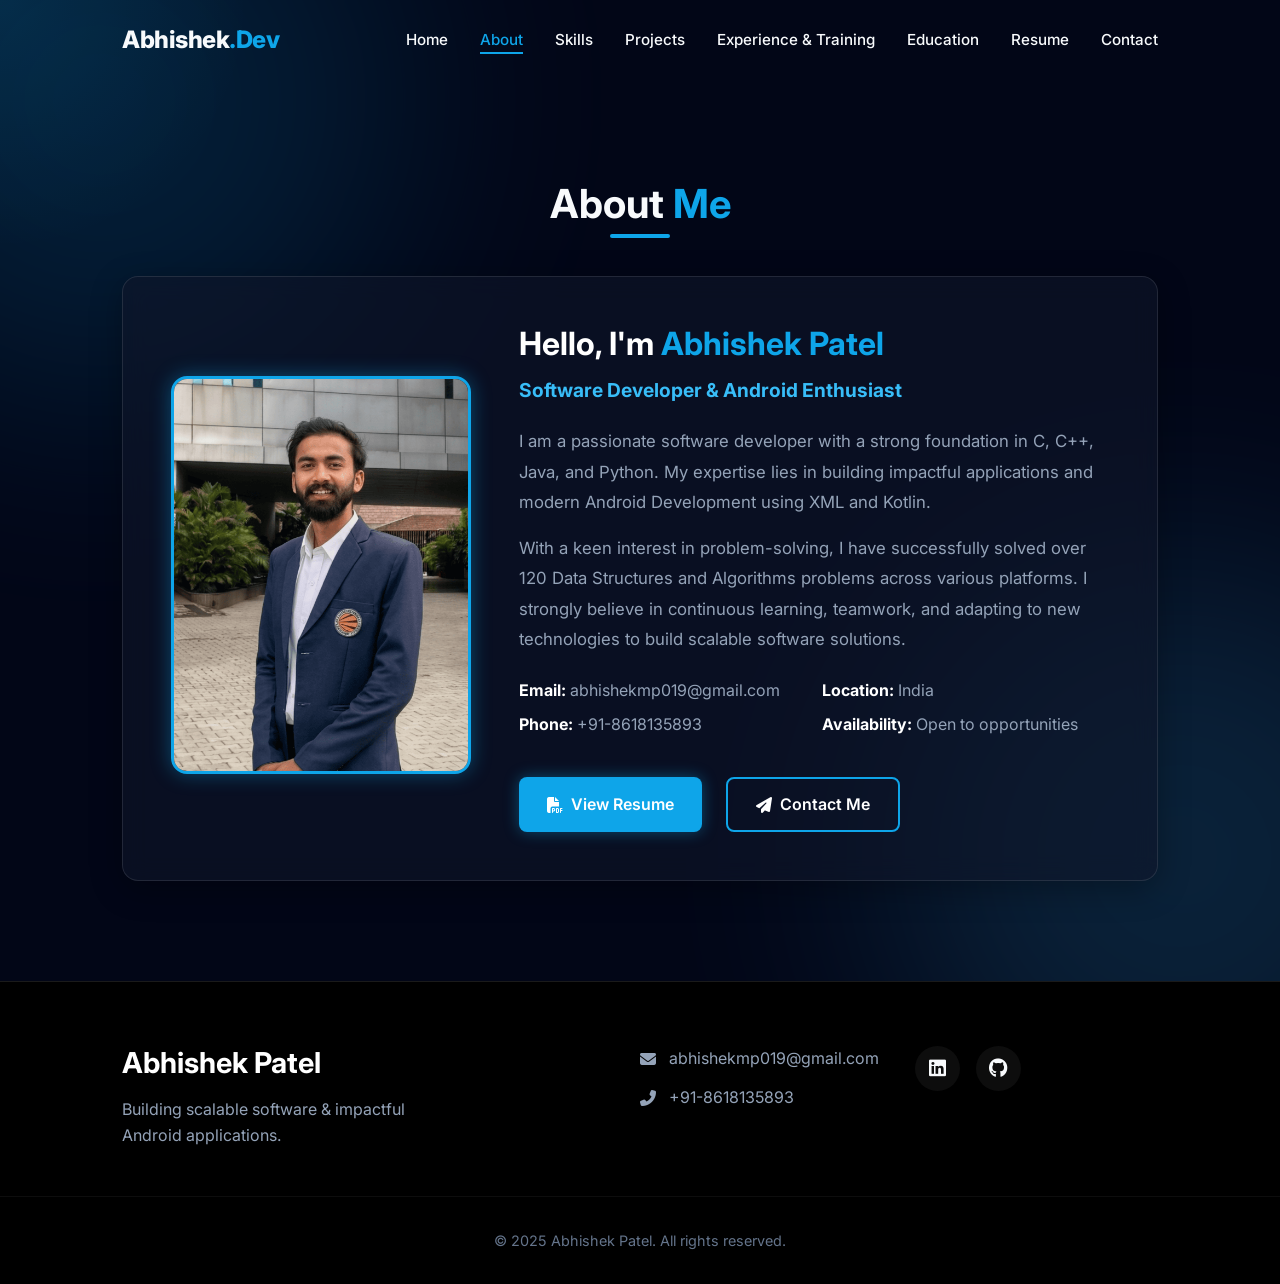
<file: index.html>
<!DOCTYPE html>
<html lang="en">

<head>
    <meta charset="UTF-8">
    <meta name="viewport" content="width=device-width, initial-scale=1.0">
    <title>Abhishek Patel | Portfolio</title>
    <link rel="stylesheet" href="style.css">
    <!-- Google Fonts: Inter -->
    <link rel="preconnect" href="https://fonts.googleapis.com">
    <link rel="preconnect" href="https://fonts.gstatic.com" crossorigin>
    <link href="https://fonts.googleapis.com/css2?family=Inter:wght@300;400;500;600;700;800&display=swap"
        rel="stylesheet">
    <!-- Font Awesome for Icons -->
    <link rel="stylesheet" href="https://cdnjs.cloudflare.com/ajax/libs/font-awesome/6.4.0/css/all.min.css">
</head>

<body>
    <!-- Background Elements -->
    <div class="bg-glow top-left"></div>
    <div class="bg-glow bottom-right"></div>

    <!-- Navigation -->
    <header id="header">
        <nav class="container">
            <a href="#" class="logo">Abhishek<span>.Dev</span></a>
            <ul class="nav-links">
                <li><a href="home.html">Home</a></li>
                <li><a href="index.html">About</a></li>
                <li><a href="skills.html">Skills</a></li>
                <li><a href="projects.html">Projects</a></li>
                <li><a href="experience.html">Experience & Training</a></li>
                <li><a href="education.html">Education</a></li>
                <li><a href="resum.html">Resume</a></li>
                <li><a href="contact.html">Contact</a></li>
            </ul>
            <div class="mobile-menu-btn">
                <i class="fas fa-bars"></i>
            </div>
        </nav>
    </header>

    <!-- Main Content -->
    <main style="padding-top: var(--nav-height); min-height: calc(100vh - 200px); display: flex; align-items: center;">
        <!-- About Section -->
        <section id="about" class="section" style="width: 100%;">
            <div class="container">
                <h2 class="section-title">About <span>Me</span></h2>
                <div class="glass-card"
                    style="display: flex; flex-wrap: wrap; gap: 3rem; padding: 3rem; align-items: center;">
                    <div style="flex: 1; min-width: 300px; text-align: center;">
                        <img src="passport.jpg" alt="Abhishek Patel"
                            style="width: 100%; max-width: 300px; border-radius: 16px; border: 3px solid var(--accent-primary); box-shadow: 0 0 20px var(--accent-primary-glow);">
                    </div>
                    <div style="flex: 2; min-width: 300px;">
                        <h3 style="font-size: 2rem; margin-bottom: 1rem; color: #fff;">Hello, I'm <span
                                style="color: var(--accent-primary);">Abhishek Patel</span></h3>
                        <h4 style="font-size: 1.2rem; margin-bottom: 1.5rem; color: var(--accent-secondary);">Software
                            Developer & Android Enthusiast</h4>
                        <p style="color: var(--text-muted); margin-bottom: 1rem; line-height: 1.8; font-size: 1.05rem;">
                            I am a passionate software developer with a strong foundation in C, C++, Java, and Python.
                            My expertise lies in building impactful applications and modern Android Development using
                            XML and Kotlin.
                        </p>
                        <p
                            style="color: var(--text-muted); margin-bottom: 1.5rem; line-height: 1.8; font-size: 1.05rem;">
                            With a keen interest in problem-solving, I have successfully solved over 120 Data Structures
                            and Algorithms problems across various platforms. I strongly believe in continuous learning,
                            teamwork, and adapting to new technologies to build scalable software solutions.
                        </p>
                        <div
                            style="display: grid; grid-template-columns: repeat(auto-fit, minmax(200px, 1fr)); gap: 1rem; margin-bottom: 2rem;">
                            <ul style="color: var(--text-muted); list-style: none;">
                                <li style="margin-bottom: 0.5rem;"><strong style="color: #fff;">Email:</strong>
                                    abhishekmp019@gmail.com</li>
                                <li style="margin-bottom: 0.5rem;"><strong style="color: #fff;">Phone:</strong>
                                    +91-8618135893</li>
                            </ul>
                            <ul style="color: var(--text-muted); list-style: none;">
                                <li style="margin-bottom: 0.5rem;"><strong style="color: #fff;">Location:</strong> India
                                </li>
                                <li style="margin-bottom: 0.5rem;"><strong style="color: #fff;">Availability:</strong>
                                    Open to opportunities</li>
                            </ul>
                        </div>
                        <div style="display: flex; gap: 1.5rem; flex-wrap: wrap;">
                            <a href="resum.html" class="btn btn-primary">
                                <i class="fas fa-file-pdf"></i> View Resume
                            </a>
                            <a href="contact.html" class="btn btn-primary"
                                style="background: transparent; border: 2px solid var(--accent-primary); box-shadow: none;">
                                <i class="fas fa-paper-plane"></i> Contact Me
                            </a>
                        </div>
                    </div>
                </div>
            </div>
        </section>
    </main>

    <!-- Footer -->
    <footer>
        <div class="container footer-content">
            <div class="footer-brand">
                <h2>Abhishek Patel</h2>
                <p>Building scalable software & impactful Android applications.</p>
            </div>
            <div class="footer-contact">
                <p><i class="fas fa-envelope"></i> abhishekmp019@gmail.com</p>
                <p><i class="fas fa-phone-alt"></i> +91-8618135893</p>
            </div>
            <div class="footer-social">
                <a href="https://linkedin.com/in/ak019" target="_blank"><i class="fab fa-linkedin"></i></a>
                <a href="https://github.com/Abhishekpa21" target="_blank"><i class="fab fa-github"></i></a>
            </div>
        </div>
        <div class="footer-bottom">
            <p>&copy; 2025 Abhishek Patel. All rights reserved.</p>
        </div>
    </footer>

    <script src="script.js"></script>
</body>

</html>
</file>
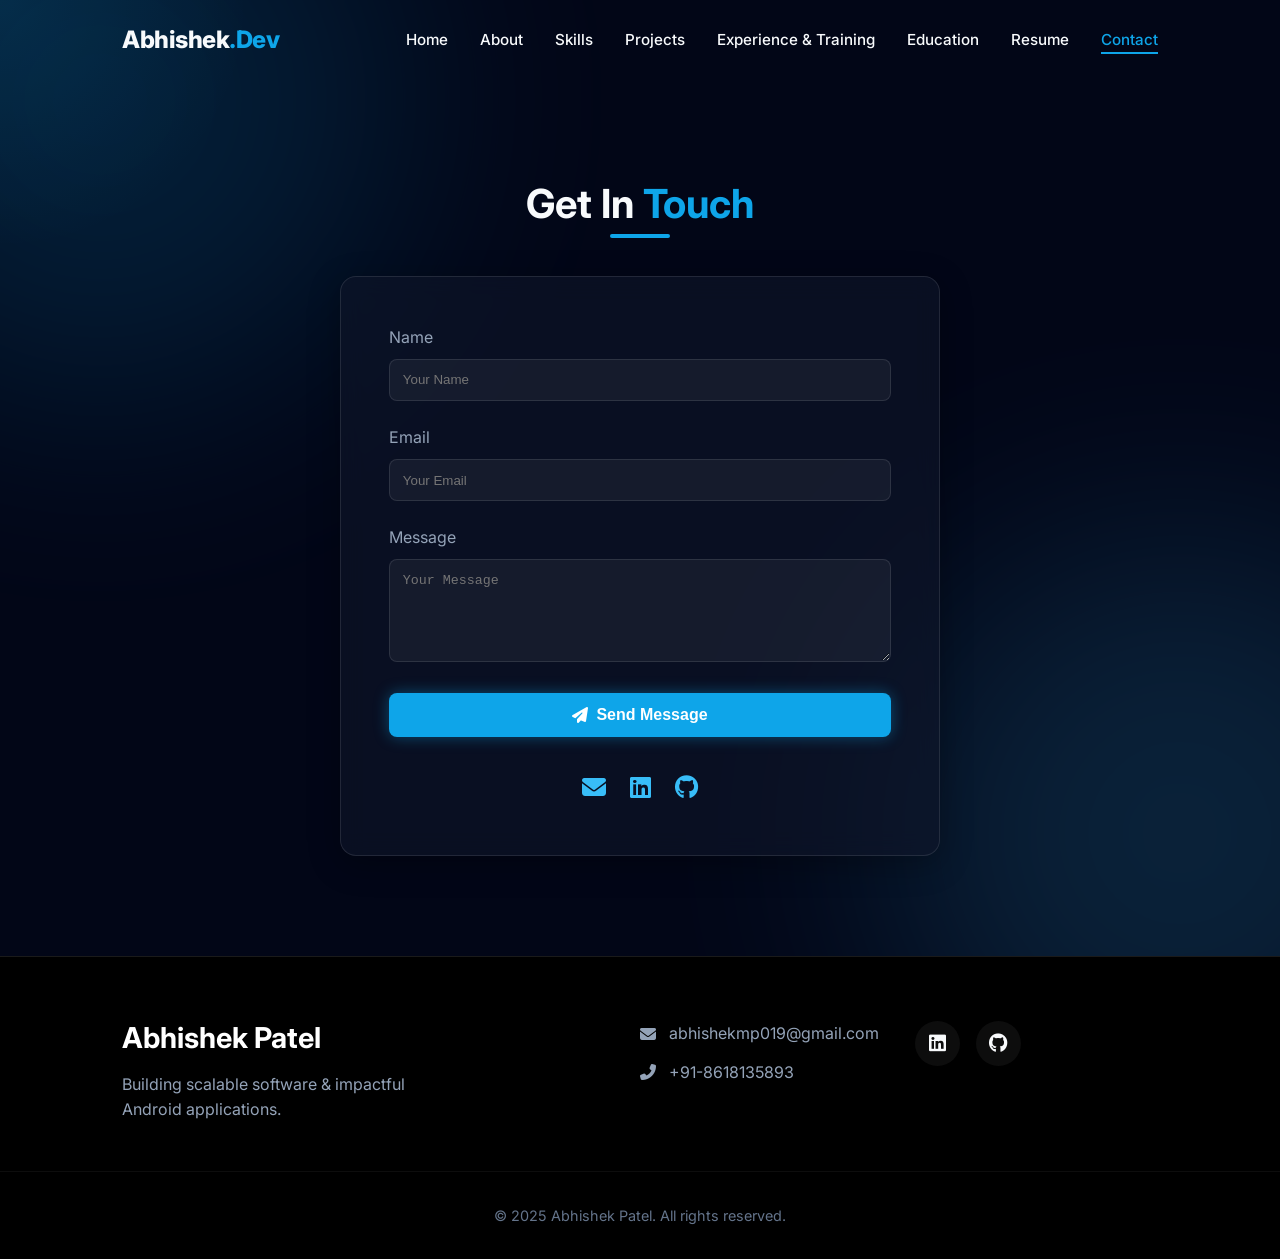
<file: contact.html>
<!DOCTYPE html>
<html lang="en">

<head>
    <meta charset="UTF-8">
    <meta name="viewport" content="width=device-width, initial-scale=1.0">
    <title>Contact | Abhishek Patel</title>
    <link rel="stylesheet" href="style.css">
    <!-- Google Fonts: Inter -->
    <link rel="preconnect" href="https://fonts.googleapis.com">
    <link rel="preconnect" href="https://fonts.gstatic.com" crossorigin>
    <link href="https://fonts.googleapis.com/css2?family=Inter:wght@300;400;500;600;700;800&display=swap"
        rel="stylesheet">
    <!-- Font Awesome for Icons -->
    <link rel="stylesheet" href="https://cdnjs.cloudflare.com/ajax/libs/font-awesome/6.4.0/css/all.min.css">
</head>

<body>
    <!-- Background Elements -->
    <div class="bg-glow top-left"></div>
    <div class="bg-glow bottom-right"></div>

    <!-- Navigation -->
    <header id="header">
        <nav class="container">
            <a href="#" class="logo">Abhishek<span>.Dev</span></a>
            <ul class="nav-links">
                <li><a href="home.html">Home</a></li>
                <li><a href="index.html">About</a></li>
                <li><a href="skills.html">Skills</a></li>
                <li><a href="projects.html">Projects</a></li>
                <li><a href="experience.html">Experience & Training</a></li>
                <li><a href="education.html">Education</a></li>
                <li><a href="resum.html">Resume</a></li>
                <li><a href="contact.html">Contact</a></li>
            </ul>
            <div class="mobile-menu-btn">
                <i class="fas fa-bars"></i>
            </div>
        </nav>
    </header>

    <!-- Main Content -->
    <main style="padding-top: var(--nav-height); min-height: calc(100vh - 200px); display: flex; align-items: center;">
        <section id="contact" class="section" style="width: 100%;">
            <div class="container">
                <h2 class="section-title">Get In <span>Touch</span></h2>
                <div class="glass-card" style="max-width: 600px; margin: 0 auto; padding: 3rem;">
                    <form>
                        <div style="margin-bottom: 1.5rem;">
                            <label style="display: block; margin-bottom: 0.5rem; color: var(--text-muted);">Name</label>
                            <input type="text" style="width: 100%; padding: 0.8rem; border-radius: 8px; border: var(--glass-border); background: rgba(255,255,255,0.05); color: #fff; outline: none;" placeholder="Your Name">
                        </div>
                        <div style="margin-bottom: 1.5rem;">
                            <label style="display: block; margin-bottom: 0.5rem; color: var(--text-muted);">Email</label>
                            <input type="email" style="width: 100%; padding: 0.8rem; border-radius: 8px; border: var(--glass-border); background: rgba(255,255,255,0.05); color: #fff; outline: none;" placeholder="Your Email">
                        </div>
                        <div style="margin-bottom: 1.5rem;">
                            <label style="display: block; margin-bottom: 0.5rem; color: var(--text-muted);">Message</label>
                            <textarea rows="5" style="width: 100%; padding: 0.8rem; border-radius: 8px; border: var(--glass-border); background: rgba(255,255,255,0.05); color: #fff; outline: none;" placeholder="Your Message"></textarea>
                        </div>
                        <button type="button" class="btn btn-primary" style="width: 100%; justify-content: center;" onclick="alert('Form submission functionality will need a backend to work actively, but the frontend layout is ready!')">
                            <i class="fas fa-paper-plane"></i> Send Message
                        </button>
                    </form>
                    <div style="margin-top: 2rem; display: flex; justify-content: center; gap: 1.5rem;">
                        <a href="mailto:abhishekmp019@gmail.com" style="color: var(--accent-secondary); font-size: 1.5rem;"><i class="fas fa-envelope"></i></a>
                        <a href="https://linkedin.com/in/ak019" target="_blank" style="color: var(--accent-secondary); font-size: 1.5rem;"><i class="fab fa-linkedin"></i></a>
                        <a href="https://github.com/Abhishekpa21" target="_blank" style="color: var(--accent-secondary); font-size: 1.5rem;"><i class="fab fa-github"></i></a>
                    </div>
                </div>
            </div>
        </section>
    </main>

    <!-- Footer -->
    <footer>
        <div class="container footer-content">
            <div class="footer-brand">
                <h2>Abhishek Patel</h2>
                <p>Building scalable software & impactful Android applications.</p>
            </div>
            <div class="footer-contact">
                <p><i class="fas fa-envelope"></i> abhishekmp019@gmail.com</p>
                <p><i class="fas fa-phone-alt"></i> +91-8618135893</p>
            </div>
            <div class="footer-social">
                <a href="https://linkedin.com/in/ak019" target="_blank"><i class="fab fa-linkedin"></i></a>
                <a href="https://github.com/Abhishekpa21" target="_blank"><i class="fab fa-github"></i></a>
            </div>
        </div>
        <div class="footer-bottom">
            <p>&copy; 2025 Abhishek Patel. All rights reserved.</p>
        </div>
    </footer>

    <script src="script.js"></script>
</body>

</html>
</file>
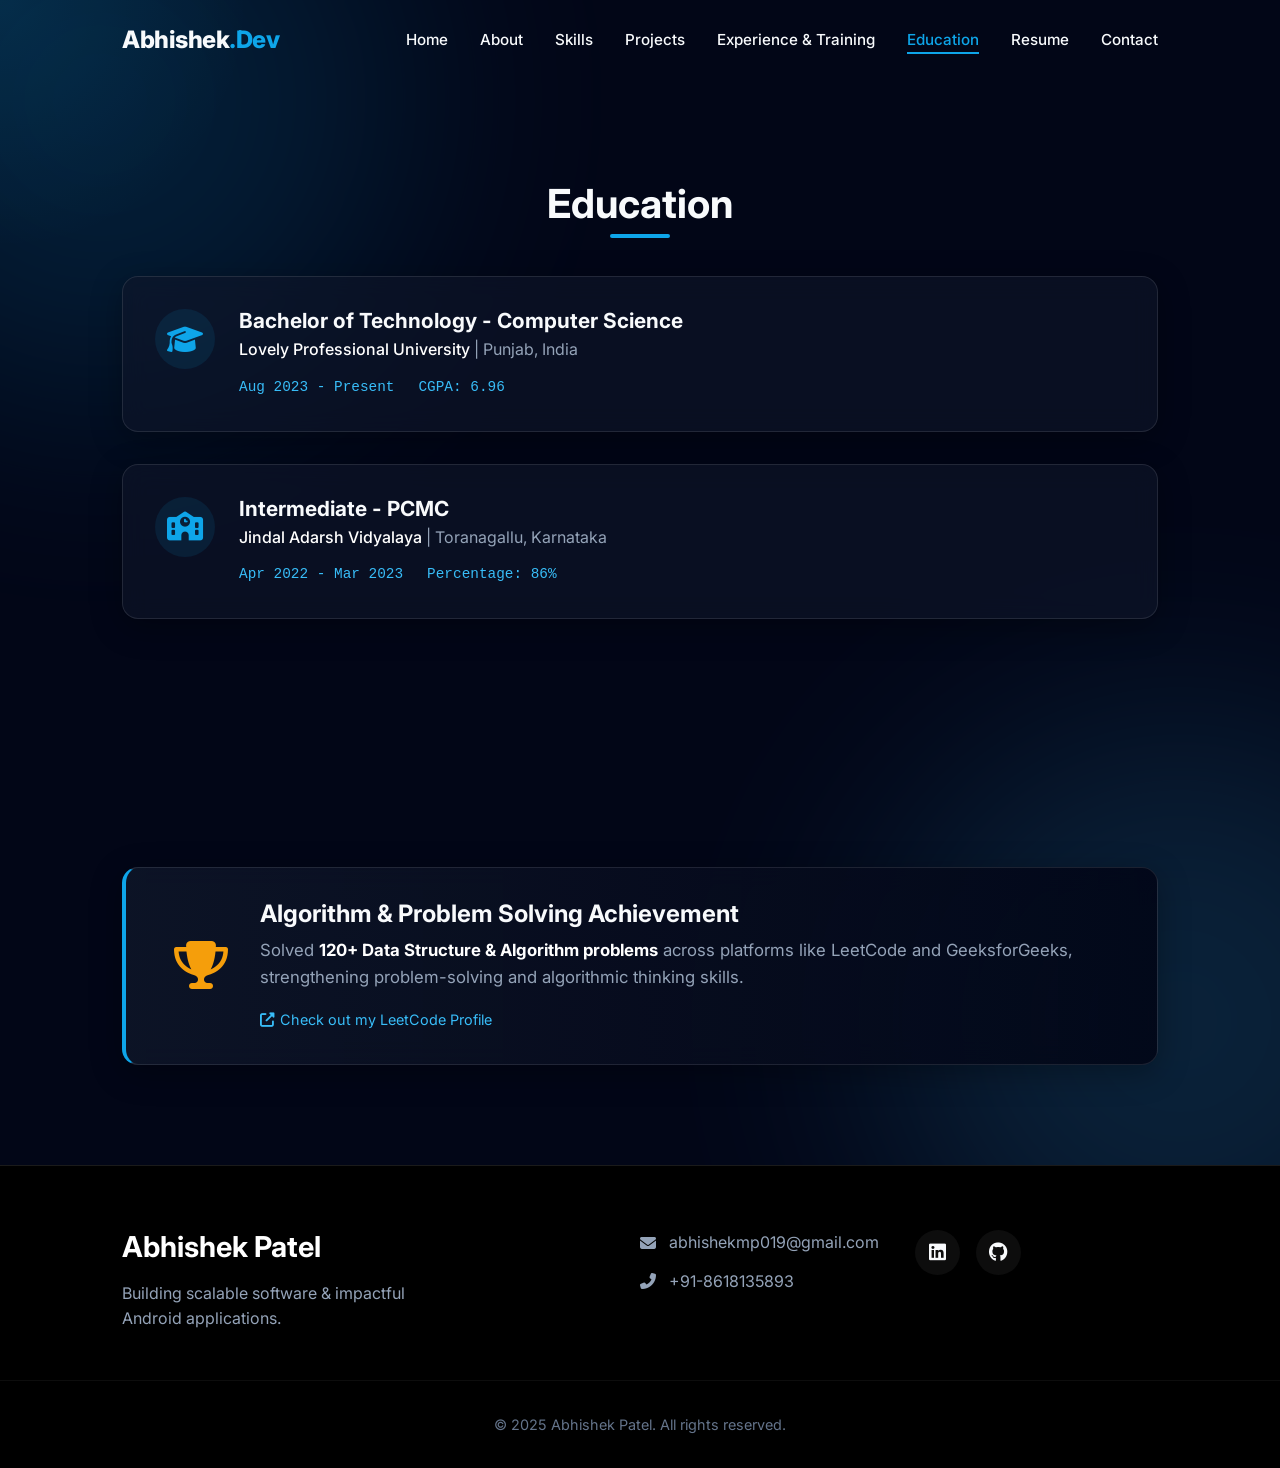
<file: education.html>
<!DOCTYPE html>
<html lang="en">

<head>
    <meta charset="UTF-8">
    <meta name="viewport" content="width=device-width, initial-scale=1.0">
    <title>Education | Abhishek Patel</title>
    <link rel="stylesheet" href="style.css">
    <!-- Google Fonts: Inter -->
    <link rel="preconnect" href="https://fonts.googleapis.com">
    <link rel="preconnect" href="https://fonts.gstatic.com" crossorigin>
    <link href="https://fonts.googleapis.com/css2?family=Inter:wght@300;400;500;600;700;800&display=swap"
        rel="stylesheet">
    <!-- Font Awesome for Icons -->
    <link rel="stylesheet" href="https://cdnjs.cloudflare.com/ajax/libs/font-awesome/6.4.0/css/all.min.css">
</head>

<body>
    <!-- Background Elements -->
    <div class="bg-glow top-left"></div>
    <div class="bg-glow bottom-right"></div>

    <!-- Navigation -->
    <header id="header">
        <nav class="container">
            <a href="index.html" class="logo">Abhishek<span>.Dev</span></a>
            <ul class="nav-links">
                <li><a href="home.html">Home</a></li>
                <li><a href="index.html">About</a></li>
                <li><a href="skills.html">Skills</a></li>
                <li><a href="projects.html">Projects</a></li>
                <li><a href="experience.html">Experience & Training</a></li>
                <li><a href="education.html">Education</a></li>
                <li><a href="resum.html">Resume</a></li>
                <li><a href="contact.html">Contact</a></li>
            </ul>
            <div class="mobile-menu-btn">
                <i class="fas fa-bars"></i>
            </div>
        </nav>
    </header>

    <!-- Main Content -->
    <main style="padding-top: var(--nav-height);">
        <!-- Education -->
        <section id="education" class="section">
            <div class="container">
                <h2 class="section-title">Education</h2>
                <div class="education-grid">
                    <div class="edu-card glass-card">
                        <div class="edu-icon">
                            <i class="fas fa-graduation-cap"></i>
                        </div>
                        <div class="edu-details">
                            <h3>Bachelor of Technology - Computer Science</h3>
                            <h4>Lovely Professional University <span class="location">| Punjab, India</span></h4>
                            <div class="edu-meta">
                                <span class="date">Aug 2023 - Present</span>
                                <span class="score">CGPA: 6.96</span>
                            </div>
                        </div>
                    </div>

                    <div class="edu-card glass-card">
                        <div class="edu-icon">
                            <i class="fas fa-school"></i>
                        </div>
                        <div class="edu-details">
                            <h3>Intermediate - PCMC</h3>
                            <h4>Jindal Adarsh Vidyalaya <span class="location">| Toranagallu, Karnataka</span></h4>
                            <div class="edu-meta">
                                <span class="date">Apr 2022 - Mar 2023</span>
                                <span class="score">Percentage: 86%</span>
                            </div>
                        </div>
                    </div>
                </div>
            </div>
        </section>

        <!-- Achievements -->
        <section id="achievements" class="section">
            <div class="container">
                <div class="achievement-banner glass-card">
                    <div class="icon"><i class="fas fa-trophy"></i></div>
                    <div class="content">
                        <h3>Algorithm & Problem Solving Achievement</h3>
                        <p>Solved <strong>120+ Data Structure & Algorithm problems</strong> across platforms like
                            LeetCode and GeeksforGeeks, strengthening problem-solving and algorithmic thinking skills.
                        </p>
                        <div class="cert-link">
                            <a href="https://leetcode.com/u/abhishekmonupatel27/" target="_blank"
                                rel="noopener noreferrer">
                                <i class="fas fa-external-link-alt"></i>
                                Check out my LeetCode Profile
                            </a>
                        </div>
                    </div>
                </div>
            </div>
        </section>
    </main>

    <!-- Footer -->
    <footer>
        <div class="container footer-content">
            <div class="footer-brand">
                <h2>Abhishek Patel</h2>
                <p>Building scalable software & impactful Android applications.</p>
            </div>
            <div class="footer-contact">
                <p><i class="fas fa-envelope"></i> abhishekmp019@gmail.com</p>
                <p><i class="fas fa-phone-alt"></i> +91-8618135893</p>
            </div>
            <div class="footer-social">
                <a href="https://linkedin.com/in/ak019" target="_blank"><i class="fab fa-linkedin"></i></a>
                <a href="https://github.com/Abhishekpa21" target="_blank"><i class="fab fa-github"></i></a>
            </div>
        </div>
        <div class="footer-bottom">
            <p>&copy; 2025 Abhishek Patel. All rights reserved.</p>
        </div>
    </footer>

    <script src="script.js"></script>
</body>

</html>
</file>
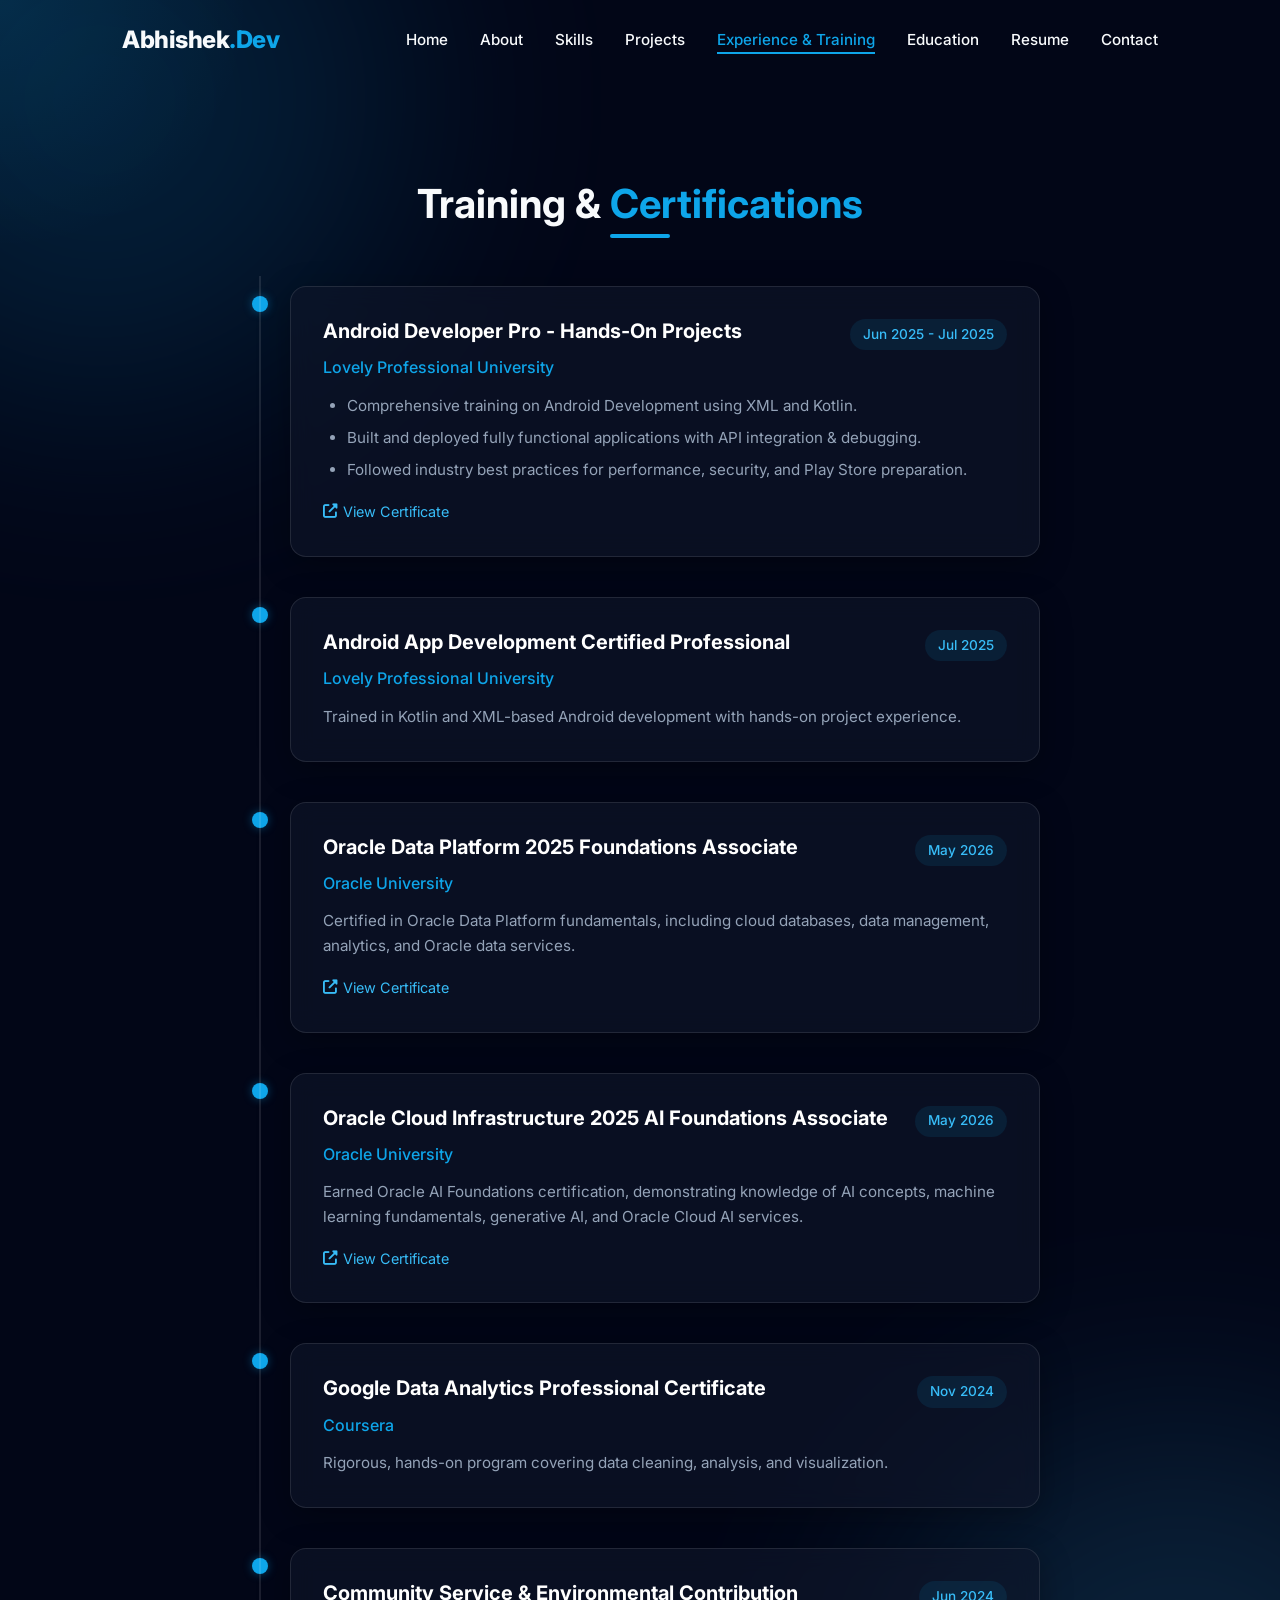
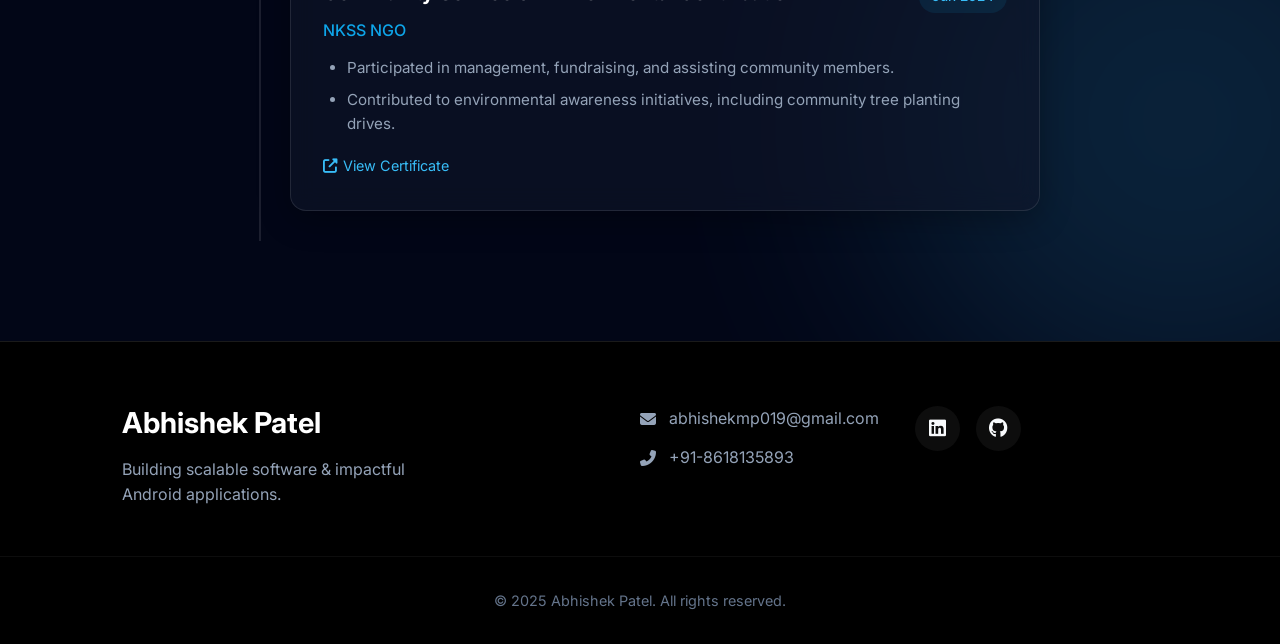
<file: experience.html>
<!DOCTYPE html>
<html lang="en">

<head>
    <meta charset="UTF-8">
    <meta name="viewport" content="width=device-width, initial-scale=1.0">
    <title>Experience & Training | Abhishek Patel</title>
    <link rel="stylesheet" href="style.css">
    <!-- Google Fonts: Inter -->
    <link rel="preconnect" href="https://fonts.googleapis.com">
    <link rel="preconnect" href="https://fonts.gstatic.com" crossorigin>
    <link href="https://fonts.googleapis.com/css2?family=Inter:wght@300;400;500;600;700;800&display=swap"
        rel="stylesheet">
    <!-- Font Awesome for Icons -->
    <link rel="stylesheet" href="https://cdnjs.cloudflare.com/ajax/libs/font-awesome/6.4.0/css/all.min.css">
</head>

<body>
    <!-- Background Elements -->
    <div class="bg-glow top-left"></div>
    <div class="bg-glow bottom-right"></div>

    <!-- Navigation -->
    <header id="header">
        <nav class="container">
            <a href="index.html" class="logo">Abhishek<span>.Dev</span></a>
            <ul class="nav-links">
                <li><a href="home.html">Home</a></li>
                <li><a href="index.html">About</a></li>
                <li><a href="skills.html">Skills</a></li>
                <li><a href="projects.html">Projects</a></li>
                <li><a href="experience.html">Experience & Training</a></li>
                <li><a href="education.html">Education</a></li>
                <li><a href="resum.html">Resume</a></li>
                <li><a href="contact.html">Contact</a></li>
            </ul>
            <div class="mobile-menu-btn">
                <i class="fas fa-bars"></i>
            </div>
        </nav>
    </header>

    <!-- Main Content -->
    <main style="padding-top: var(--nav-height);">
        <!-- Training & Certificates -->
        <section id="experience" class="section">
            <div class="container">
                <h2 class="section-title">Training & <span>Certifications</span></h2>
                <div class="timeline">
                    <!-- Training 1 -->
                    <div class="timeline-item">
                        <div class="timeline-dot"></div>
                        <div class="timeline-content glass-card">
                            <div class="timeline-header">
                                <h3>Android Developer Pro - Hands-On Projects</h3>
                                <span class="timeline-date">Jun 2025 - Jul 2025</span>
                            </div>
                            <h4>Lovely Professional University</h4>
                            <ul>
                                <li>Comprehensive training on Android Development using XML and Kotlin.</li>
                                <li>Built and deployed fully functional applications with API integration & debugging.
                                </li>
                                <li>Followed industry best practices for performance, security, and Play Store
                                    preparation.</li>
                            </ul>
                            <div class="cert-link">
                                <a href="#" class="open-cert-modal" data-image="certificate.png"><i
                                        class="fas fa-external-link-alt"></i> View Certificate</a>
                            </div>
                        </div>
                    </div>

                    <!-- Certificate 1 -->
                    <div class="timeline-item">
                        <div class="timeline-dot"></div>
                        <div class="timeline-content glass-card">
                            <div class="timeline-header">
                                <h3>Android App Development Certified Professional</h3>
                                <span class="timeline-date">Jul 2025</span>
                            </div>
                            <h4>Lovely Professional University</h4>
                            <p>Trained in Kotlin and XML-based Android development with hands-on project experience.</p>
                        </div>
                    </div>

                   
                     <!-- Oracle Certificate 1 -->
                    <div class="timeline-item">
                        <div class="timeline-dot"></div>
                        <div class="timeline-content glass-card">
                            <div class="timeline-header">
                                <h3>Oracle Data Platform 2025 Foundations Associate</h3>
                                <span class="timeline-date">May 2026</span>
                            </div>
                            <h4>Oracle University</h4>
                            <p>
                                Certified in Oracle Data Platform fundamentals, including cloud databases,
                                data management, analytics, and Oracle data services.
                            </p>
                    
                            <div class="cert-link">
                                <a href="#" class="open-cert-modal" data-image="oracledata.png">
                                    <i class="fas fa-external-link-alt"></i> View Certificate
                                </a>
                            </div>
                        </div>
                    </div>
                    
                    <!-- Oracle Certificate 2 -->
                    <div class="timeline-item">
                        <div class="timeline-dot"></div>
                        <div class="timeline-content glass-card">
                            <div class="timeline-header">
                                <h3>Oracle Cloud Infrastructure 2025 AI Foundations Associate</h3>
                                <span class="timeline-date">May 2026</span>
                            </div>
                            <h4>Oracle University</h4>
                            <p>
                                Earned Oracle AI Foundations certification, demonstrating knowledge of AI concepts,
                                machine learning fundamentals, generative AI, and Oracle Cloud AI services.
                            </p>
                    
                            <div class="cert-link">
                                <a href="#" class="open-cert-modal" data-image="oracleAI.png">
                                    <i class="fas fa-external-link-alt"></i> View Certificate
                                </a>
                            </div>
                        </div>
                    </div>
                    <!-- Certificate 2 -->
                    <div class="timeline-item">
                        <div class="timeline-dot"></div>
                        <div class="timeline-content glass-card">
                            <div class="timeline-header">
                                <h3>Google Data Analytics Professional Certificate</h3>
                                <span class="timeline-date">Nov 2024</span>
                            </div>
                            <h4>Coursera</h4>
                            <p>Rigorous, hands-on program covering data cleaning, analysis, and visualization.</p>
                        </div>
                    </div>

                    <!-- NGO -->
                    <div class="timeline-item">
                        <div class="timeline-dot"></div>
                        <div class="timeline-content glass-card">
                            <div class="timeline-header">
                                <h3>Community Service & Environmental Contribution</h3>
                                <span class="timeline-date">Jun 2024</span>
                            </div>
                            <h4>NKSS NGO</h4>
                            <ul>
                                <li>Participated in management, fundraising, and assisting community members.</li>
                                <li>Contributed to environmental awareness initiatives, including community tree
                                    planting drives.</li>
                            </ul>
                            <div class="cert-link">
                                <a href="#" class="open-cert-modal" data-image="NGOcerti.jpg"><i
                                        class="fas fa-external-link-alt"></i> View Certificate</a>
                            </div>
                        </div>
                    </div>
                </div>
            </div>
        </section>
    </main>

    <!-- Footer -->
    <footer>
        <div class="container footer-content">
            <div class="footer-brand">
                <h2>Abhishek Patel</h2>
                <p>Building scalable software & impactful Android applications.</p>
            </div>
            <div class="footer-contact">
                <p><i class="fas fa-envelope"></i> abhishekmp019@gmail.com</p>
                <p><i class="fas fa-phone-alt"></i> +91-8618135893</p>
            </div>
            <div class="footer-social">
                <a href="https://linkedin.com/in/ak019" target="_blank"><i class="fab fa-linkedin"></i></a>
                <a href="https://github.com/Abhishekpa21" target="_blank"><i class="fab fa-github"></i></a>
            </div>
        </div>
        <div class="footer-bottom">
            <p>&copy; 2025 Abhishek Patel. All rights reserved.</p>
        </div>
    </footer>

    <!-- Certificate Modal -->
    <div id="certModal" class="modal">
        <span class="close-modal">&times;</span>
        <img class="modal-content" id="certImage">
    </div>

    <script src="script.js"></script>
</body>

</html>
</file>
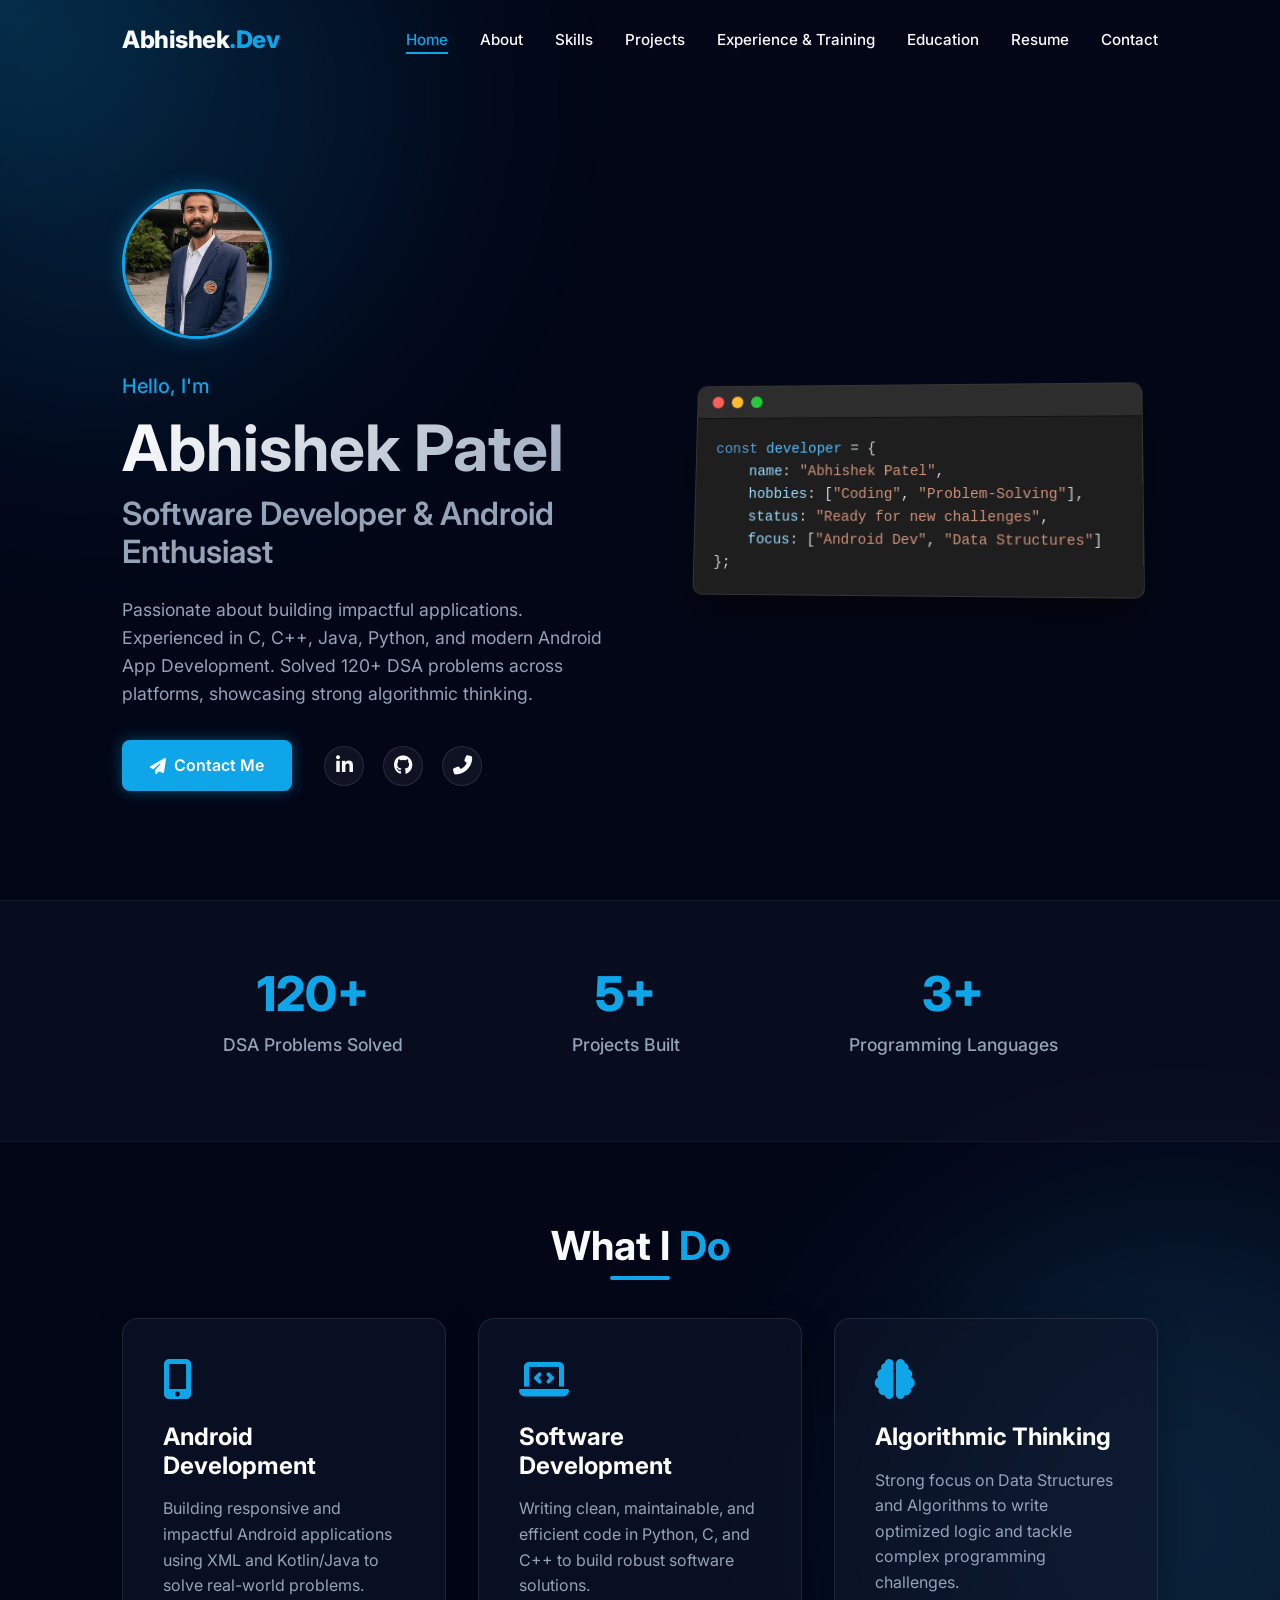
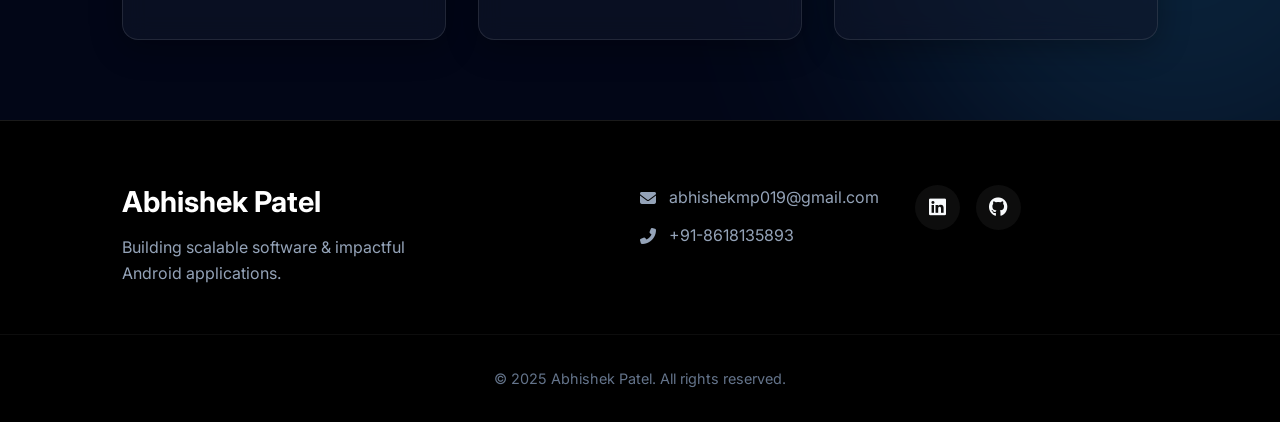
<file: home.html>
<!DOCTYPE html>
<html lang="en">

<head>
    <meta charset="UTF-8">
    <meta name="viewport" content="width=device-width, initial-scale=1.0">
    <title>Home | Abhishek Patel</title>
    <link rel="stylesheet" href="style.css">
    <!-- Google Fonts: Inter -->
    <link rel="preconnect" href="https://fonts.googleapis.com">
    <link rel="preconnect" href="https://fonts.gstatic.com" crossorigin>
    <link href="https://fonts.googleapis.com/css2?family=Inter:wght@300;400;500;600;700;800&display=swap"
        rel="stylesheet">
    <!-- Font Awesome for Icons -->
    <link rel="stylesheet" href="https://cdnjs.cloudflare.com/ajax/libs/font-awesome/6.4.0/css/all.min.css">
</head>

<body>
    <!-- Background Elements -->
    <div class="bg-glow top-left"></div>
    <div class="bg-glow bottom-right"></div>

    <!-- Navigation -->
    <header id="header">
        <nav class="container">
            <a href="#" class="logo">Abhishek<span>.Dev</span></a>
            <ul class="nav-links">
                <li><a href="home.html">Home</a></li>
                <li><a href="index.html">About</a></li>
                <li><a href="skills.html">Skills</a></li>
                <li><a href="projects.html">Projects</a></li>
                <li><a href="experience.html">Experience & Training</a></li>
                <li><a href="education.html">Education</a></li>
                <li><a href="resum.html">Resume</a></li>
                <li><a href="contact.html">Contact</a></li>
            </ul>
            <div class="mobile-menu-btn">
                <i class="fas fa-bars"></i>
            </div>
        </nav>
    </header>

    <!-- Main Content -->
    <main>
        <!-- Hero Section -->
        <section id="hero" class="hero-section">
            <div class="container hero-container">
                <div class="hero-content">
                    <img src="passport.jpg" alt="Abhishek Patel Profile Photo"
                        class="profile-photo">
                    <p class="greeting">Hello, I'm</p>
                    <h1 class="name">Abhishek Patel</h1>
                    <h2 class="role">Software Developer & Android Enthusiast</h2>
                    <p class="summary">
                        Passionate about building impactful applications. Experienced in C, C++, Java, Python, and
                        modern Android App Development.
                        Solved 120+ DSA problems across platforms, showcasing strong algorithmic thinking.
                    </p>
                    <div class="hero-actions">
                        <a href="contact.html" class="btn btn-primary">
                            <i class="fas fa-paper-plane"></i> Contact Me
                        </a>
                        <div class="social-links">
                            <a href="https://linkedin.com/in/ak019" target="_blank" title="LinkedIn"><i
                                    class="fab fa-linkedin-in"></i></a>
                            <a href="https://github.com/Abhishekpa21" target="_blank" title="GitHub"><i
                                    class="fab fa-github"></i></a>
                            <a href="tel:+918618135893" title="Mobile"><i class="fas fa-phone-alt"></i></a>
                        </div>
                    </div>
                </div>
                <div class="hero-visual">
                    <div class="code-window">
                        <div class="window-header">
                            <span class="dot red"></span>
                            <span class="dot yellow"></span>
                            <span class="dot green"></span>
                        </div>
                        <div class="window-body">
                            <pre><code><span class="keyword">const</span> <span class="variable">developer</span> = {
    <span class="property">name</span>: <span class="string">"Abhishek Patel"</span>,
    <span class="property">hobbies</span>: [<span class="string">"Coding"</span>, <span class="string">"Problem-Solving"</span>],
    <span class="property">status</span>: <span class="string">"Ready for new challenges"</span>,
    <span class="property">focus</span>: [<span class="string">"Android Dev"</span>, <span class="string">"Data Structures"</span>]
};
</code></pre>
                        </div>
                    </div>
                </div>
            </div>
        </section>

        <!-- Stats Section -->
        <section class="section" style="padding: 2rem 0; padding-bottom: 50px; background: rgba(15, 23, 42, 0.4); border-top: 1px solid rgba(255,255,255,0.05); border-bottom: 1px solid rgba(255,255,255,0.05);">
            <div class="container">
                <div style="display: flex; justify-content: space-around; flex-wrap: wrap; padding: 2rem; gap: 2rem; text-align: center;">
                    <div>
                        <h3 style="font-size: 3rem; color: var(--accent-primary); margin-bottom: 0.5rem; font-weight: 800;">120+</h3>
                        <p style="color: var(--text-muted); font-size: 1.1rem; font-weight: 500;">DSA Problems Solved</p>
                    </div>
                    <div>
                        <h3 style="font-size: 3rem; color: var(--accent-primary); margin-bottom: 0.5rem; font-weight: 800;">5+</h3>
                        <p style="color: var(--text-muted); font-size: 1.1rem; font-weight: 500;">Projects Built</p>
                    </div>
                    <div>
                        <h3 style="font-size: 3rem; color: var(--accent-primary); margin-bottom: 0.5rem; font-weight: 800;">3+</h3>
                        <p style="color: var(--text-muted); font-size: 1.1rem; font-weight: 500;">Programming Languages</p>
                    </div>
                </div>
            </div>
        </section>

        <!-- What I Do Section -->
        <section class="section" style="padding-top: 80px; padding-bottom: 80px;">
            <div class="container">
                <h2 class="section-title">What I <span>Do</span></h2>
                <div style="display: grid; grid-template-columns: repeat(auto-fit, minmax(300px, 1fr)); gap: 2rem;">
                    <!-- Card 1 -->
                    <div class="glass-card" style="padding: 2.5rem; text-align: left; transition: transform 0.3s ease;">
                        <i class="fas fa-mobile-alt" style="font-size: 2.5rem; color: var(--accent-primary); margin-bottom: 1.5rem;"></i>
                        <h3 style="font-size: 1.5rem; margin-bottom: 1rem; color: #fff;">Android Development</h3>
                        <p style="color: var(--text-muted); line-height: 1.6;">Building responsive and impactful Android applications using XML and Kotlin/Java to solve real-world problems.</p>
                    </div>
                    <!-- Card 2 -->
                    <div class="glass-card" style="padding: 2.5rem; text-align: left; transition: transform 0.3s ease;">
                        <i class="fas fa-laptop-code" style="font-size: 2.5rem; color: var(--accent-primary); margin-bottom: 1.5rem;"></i>
                        <h3 style="font-size: 1.5rem; margin-bottom: 1rem; color: #fff;">Software Development</h3>
                        <p style="color: var(--text-muted); line-height: 1.6;">Writing clean, maintainable, and efficient code in Python, C, and C++ to build robust software solutions.</p>
                    </div>
                    <!-- Card 3 -->
                    <div class="glass-card" style="padding: 2.5rem; text-align: left; transition: transform 0.3s ease;">
                        <i class="fas fa-brain" style="font-size: 2.5rem; color: var(--accent-primary); margin-bottom: 1.5rem;"></i>
                        <h3 style="font-size: 1.5rem; margin-bottom: 1rem; color: #fff;">Algorithmic Thinking</h3>
                        <p style="color: var(--text-muted); line-height: 1.6;">Strong focus on Data Structures and Algorithms to write optimized logic and tackle complex programming challenges.</p>
                    </div>
                </div>
            </div>
        </section>

    </main>

    <!-- Footer -->
    <footer>
        <div class="container footer-content">
            <div class="footer-brand">
                <h2>Abhishek Patel</h2>
                <p>Building scalable software & impactful Android applications.</p>
            </div>
            <div class="footer-contact">
                <p><i class="fas fa-envelope"></i> abhishekmp019@gmail.com</p>
                <p><i class="fas fa-phone-alt"></i> +91-8618135893</p>
            </div>
            <div class="footer-social">
                <a href="https://linkedin.com/in/ak019" target="_blank"><i class="fab fa-linkedin"></i></a>
                <a href="https://github.com/Abhishekpa21" target="_blank"><i class="fab fa-github"></i></a>
            </div>
        </div>
        <div class="footer-bottom">
            <p>&copy; 2025 Abhishek Patel. All rights reserved.</p>
        </div>
    </footer>

    <script src="script.js"></script>
</body>

</html>
</file>
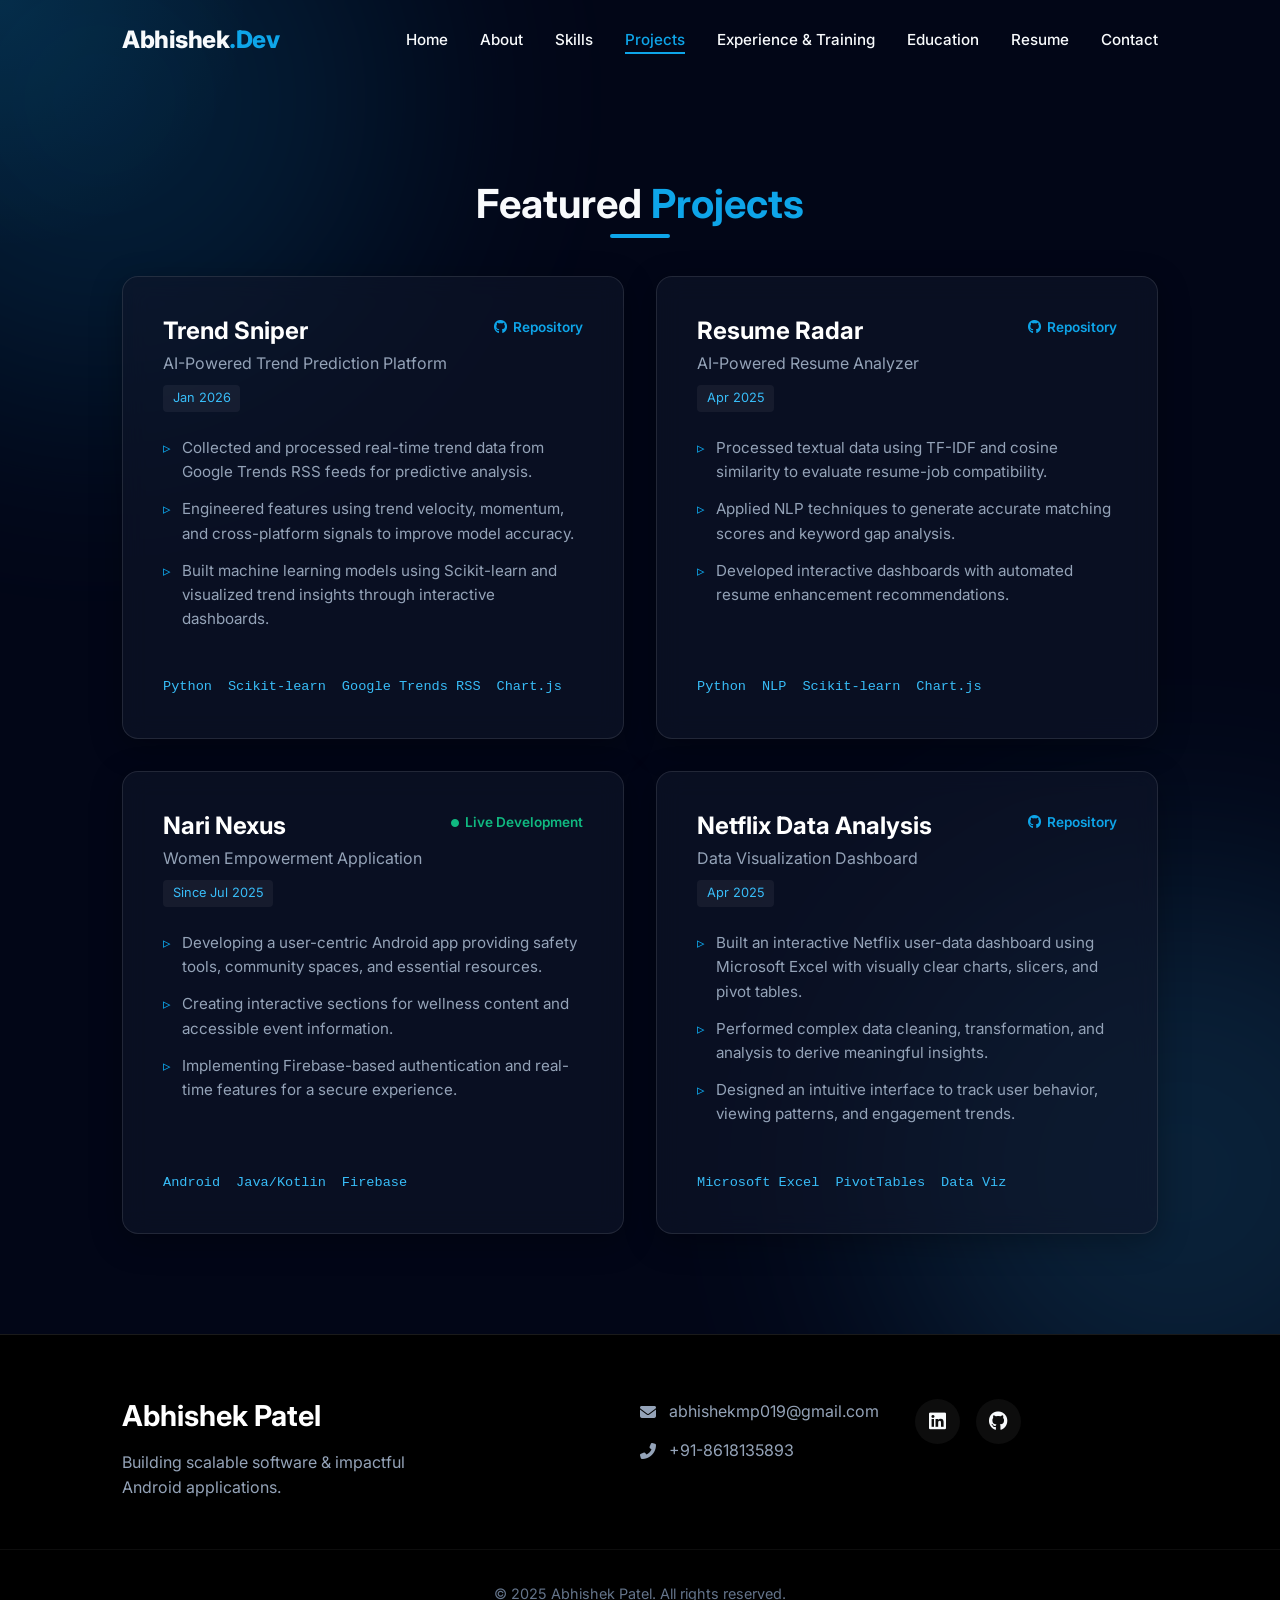
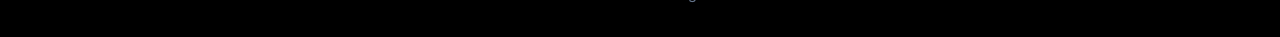
<file: projects.html>
<!DOCTYPE html>
<html lang="en">
<head>
    <meta charset="UTF-8">
    <meta name="viewport" content="width=device-width, initial-scale=1.0">
    <title>Projects | Abhishek Patel</title>
    <link rel="stylesheet" href="style.css">
    <!-- Google Fonts: Inter -->
    <link rel="preconnect" href="https://fonts.googleapis.com">
    <link rel="preconnect" href="https://fonts.gstatic.com" crossorigin>
    <link href="https://fonts.googleapis.com/css2?family=Inter:wght@300;400;500;600;700;800&display=swap" rel="stylesheet">
    <!-- Font Awesome for Icons -->
    <link rel="stylesheet" href="https://cdnjs.cloudflare.com/ajax/libs/font-awesome/6.4.0/css/all.min.css">
</head>
<body>
    <!-- Background Elements -->
    <div class="bg-glow top-left"></div>
    <div class="bg-glow bottom-right"></div>

    <!-- Navigation -->
    <header id="header">
        <nav class="container">
            <a href="index.html" class="logo">Abhishek<span>.Dev</span></a>
            <ul class="nav-links">
                <li><a href="home.html">Home</a></li>
                <li><a href="index.html">About</a></li>
                <li><a href="skills.html">Skills</a></li>
                <li><a href="projects.html">Projects</a></li>
                <li><a href="experience.html">Experience & Training</a></li>
                <li><a href="education.html">Education</a></li>
                <li><a href="resum.html">Resume</a></li>
                <li><a href="contact.html">Contact</a></li>
            </ul>
            <div class="mobile-menu-btn">
                <i class="fas fa-bars"></i>
            </div>
        </nav>
    </header>

    <!-- Main Content -->
    <main style="padding-top: var(--nav-height);">
        <!-- Projects Section -->
        <section id="projects" class="section">
            <div class="container">
                <h2 class="section-title">Featured <span>Projects</span></h2>
                <div class="projects-grid">
                    <!-- Trend Sniper -->
                    <div class="project-card glass-card">
                        <div class="project-header">
                            <div class="project-links">
                                <a href="#" class="github-link"><i class="fab fa-github"></i> Repository</a>
                            </div>
                            <h3>Trend Sniper</h3>
                            <p class="subtitle">AI-Powered Trend Prediction Platform</p>
                            <span class="date">Jan 2026</span>
                        </div>
                    
                        <ul class="project-details">
                            <li>Collected and processed real-time trend data from Google Trends RSS feeds for predictive analysis.</li>
                            <li>Engineered features using trend velocity, momentum, and cross-platform signals to improve model accuracy.</li>
                            <li>Built machine learning models using Scikit-learn and visualized trend insights through interactive dashboards.</li>
                        </ul>
                    
                        <div class="project-tech">
                            <span>Python</span>
                            <span>Scikit-learn</span>
                            <span>Google Trends RSS</span>
                            <span>Chart.js</span>
                        </div>
                    </div>
                    
                    <!-- Resume Radar -->
                    <div class="project-card glass-card">
                        <div class="project-header">
                            <div class="project-links">
                                <a href="#" class="github-link"><i class="fab fa-github"></i> Repository</a>
                            </div>
                            <h3>Resume Radar</h3>
                            <p class="subtitle">AI-Powered Resume Analyzer</p>
                            <span class="date">Apr 2025</span>
                        </div>
                    
                        <ul class="project-details">
                            <li>Processed textual data using TF-IDF and cosine similarity to evaluate resume-job compatibility.</li>
                            <li>Applied NLP techniques to generate accurate matching scores and keyword gap analysis.</li>
                            <li>Developed interactive dashboards with automated resume enhancement recommendations.</li>
                        </ul>
                    
                        <div class="project-tech">
                            <span>Python</span>
                            <span>NLP</span>
                            <span>Scikit-learn</span>
                            <span>Chart.js</span>
                        </div>
                    </div>
                    <!-- Nari Nexus -->
                    <div class="project-card glass-card">
                        <div class="project-header">
                            <div class="project-links">
                                <span class="status live"><i class="fas fa-circle"></i> Live Development</span>
                            </div>
                            <h3>Nari Nexus</h3>
                            <p class="subtitle">Women Empowerment Application</p>
                            <span class="date">Since Jul 2025</span>
                        </div>
                        <ul class="project-details">
                            <li>Developing a user-centric Android app providing safety tools, community spaces, and essential resources.</li>
                            <li>Creating interactive sections for wellness content and accessible event information.</li>
                            <li>Implementing Firebase-based authentication and real-time features for a secure experience.</li>
                        </ul>
                        <div class="project-tech">
                            <span>Android</span>
                            <span>Java/Kotlin</span>
                            <span>Firebase</span>
                        </div>
                    </div>

                    <!-- Data Analysis Netflix -->
                    <div class="project-card glass-card">
                        <div class="project-header">
                            <div class="project-links">
                                <a href="#" class="github-link"><i class="fab fa-github"></i> Repository</a>
                            </div>
                            <h3>Netflix Data Analysis</h3>
                            <p class="subtitle">Data Visualization Dashboard</p>
                            <span class="date">Apr 2025</span>
                        </div>
                        <ul class="project-details">
                            <li>Built an interactive Netflix user-data dashboard using Microsoft Excel with visually clear charts, slicers, and pivot tables.</li>
                            <li>Performed complex data cleaning, transformation, and analysis to derive meaningful insights.</li>
                            <li>Designed an intuitive interface to track user behavior, viewing patterns, and engagement trends.</li>
                        </ul>
                        <div class="project-tech">
                            <span>Microsoft Excel</span>
                            <span>PivotTables</span>
                            <span>Data Viz</span>
                        </div>
                    </div>
                </div>
            </div>
        </section>
    </main>

    <!-- Footer -->
    <footer>
        <div class="container footer-content">
            <div class="footer-brand">
                <h2>Abhishek Patel</h2>
                <p>Building scalable software & impactful Android applications.</p>
            </div>
            <div class="footer-contact">
                <p><i class="fas fa-envelope"></i> abhishekmp019@gmail.com</p>
                <p><i class="fas fa-phone-alt"></i> +91-8618135893</p>
            </div>
            <div class="footer-social">
                <a href="https://linkedin.com/in/ak019" target="_blank"><i class="fab fa-linkedin"></i></a>
                <a href="https://github.com/Abhishekpa21" target="_blank"><i class="fab fa-github"></i></a>
            </div>
        </div>
        <div class="footer-bottom">
            <p>&copy; 2025 Abhishek Patel. All rights reserved.</p>
        </div>
    </footer>

    <script src="script.js"></script>
</body>
</html>
</file>
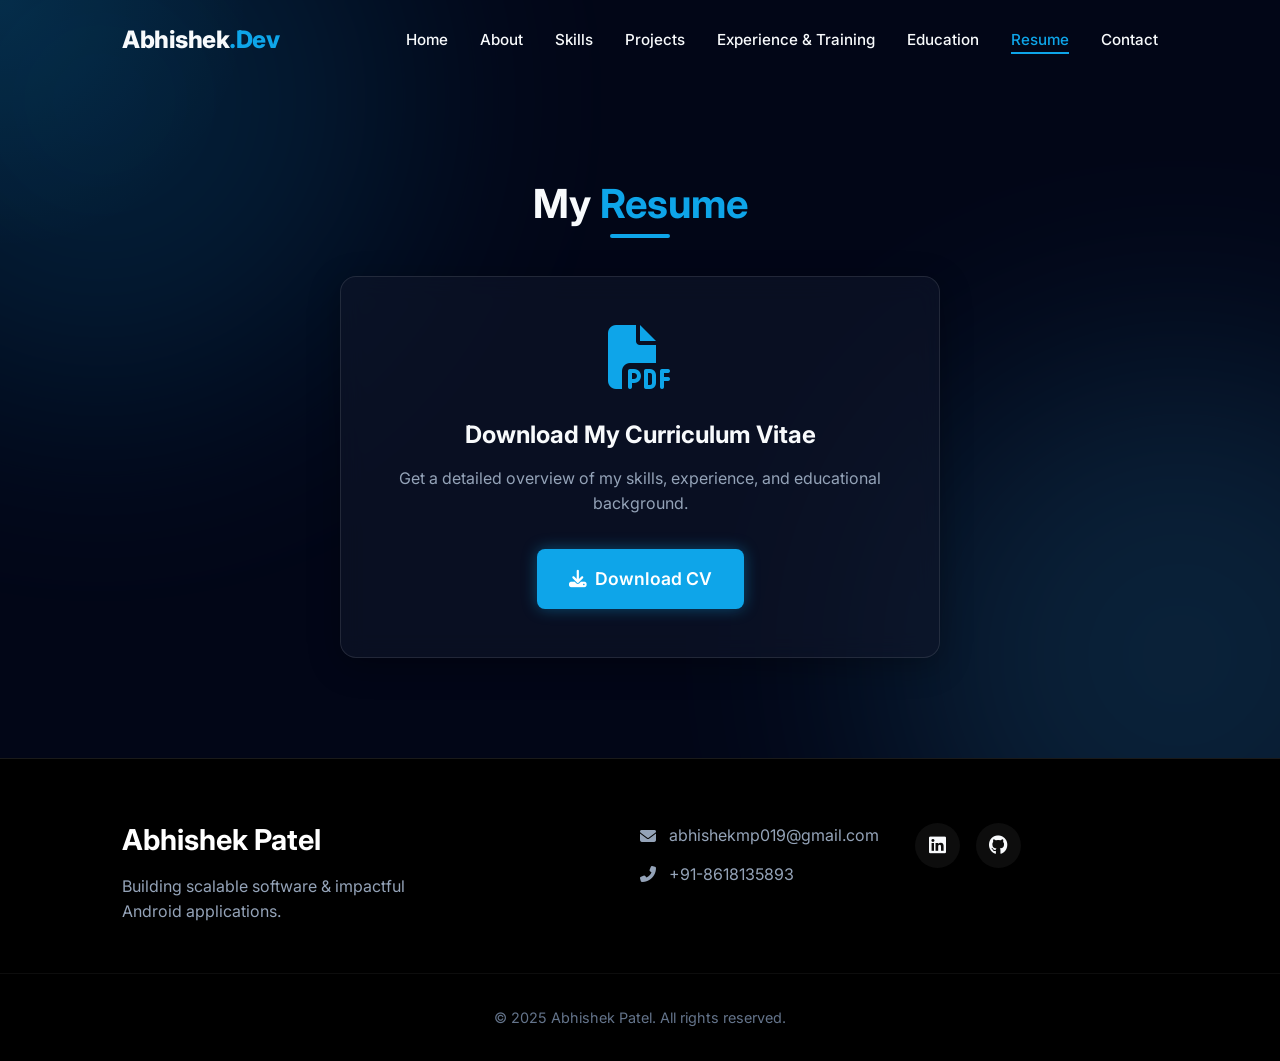
<file: resum.html>
<!DOCTYPE html>
<html lang="en">

<head>
    <meta charset="UTF-8">
    <meta name="viewport" content="width=device-width, initial-scale=1.0">
    <title>Resume | Abhishek Patel</title>
    <link rel="stylesheet" href="style.css">
    <!-- Google Fonts: Inter -->
    <link rel="preconnect" href="https://fonts.googleapis.com">
    <link rel="preconnect" href="https://fonts.gstatic.com" crossorigin>
    <link href="https://fonts.googleapis.com/css2?family=Inter:wght@300;400;500;600;700;800&display=swap"
        rel="stylesheet">
    <!-- Font Awesome for Icons -->
    <link rel="stylesheet" href="https://cdnjs.cloudflare.com/ajax/libs/font-awesome/6.4.0/css/all.min.css">
</head>

<body>
    <!-- Background Elements -->
    <div class="bg-glow top-left"></div>
    <div class="bg-glow bottom-right"></div>

    <!-- Navigation -->
    <header id="header">
        <nav class="container">
            <a href="index.html" class="logo">Abhishek<span>.Dev</span></a>
            <ul class="nav-links">
                <li><a href="home.html">Home</a></li>
                <li><a href="index.html">About</a></li>
                <li><a href="skills.html">Skills</a></li>
                <li><a href="projects.html">Projects</a></li>
                <li><a href="experience.html">Experience & Training</a></li>
                <li><a href="education.html">Education</a></li>
                <li><a href="resum.html">Resume</a></li>
                <li><a href="contact.html">Contact</a></li>
            </ul>
            <div class="mobile-menu-btn">
                <i class="fas fa-bars"></i>
            </div>
        </nav>
    </header>

    <!-- Main Content -->
    <main style="padding-top: var(--nav-height); min-height: calc(100vh - 200px); display: flex; align-items: center;">
        <section id="resume" class="section" style="width: 100%;">
            <div class="container">
                <h2 class="section-title">My <span>Resume</span></h2>
                <div class="glass-card" style="max-width: 600px; margin: 0 auto; padding: 3rem; text-align: center;">
                    <i class="fas fa-file-pdf"
                        style="font-size: 4rem; color: var(--accent-primary); margin-bottom: 2rem;"></i>
                    <h3 style="margin-bottom: 1rem; font-size: 1.5rem;">Download My Curriculum Vitae</h3>
                    <p style="color: var(--text-muted); margin-bottom: 2rem;">
                        Get a detailed overview of my skills, experience, and educational background.
                    </p>
                    <!-- Make sure there's a file named Resume.pdf or Abhishek_Patel_CV.pdf in the directory -->
                    <a href="finalcv.pdf" download class="btn btn-primary"
                        style="font-size: 1.1rem; padding: 1rem 2rem;">
                        <i class="fas fa-download"></i> Download CV
                    </a>
                </div>
            </div>
        </section>
    </main>

    <!-- Footer -->
    <footer>
        <div class="container footer-content">
            <div class="footer-brand">
                <h2>Abhishek Patel</h2>
                <p>Building scalable software & impactful Android applications.</p>
            </div>
            <div class="footer-contact">
                <p><i class="fas fa-envelope"></i> abhishekmp019@gmail.com</p>
                <p><i class="fas fa-phone-alt"></i> +91-8618135893</p>
            </div>
            <div class="footer-social">
                <a href="https://linkedin.com/in/ak019" target="_blank"><i class="fab fa-linkedin"></i></a>
                <a href="https://github.com/Abhishekpa21" target="_blank"><i class="fab fa-github"></i></a>
            </div>
        </div>
        <div class="footer-bottom">
            <p>&copy; 2025 Abhishek Patel. All rights reserved.</p>
        </div>
    </footer>

    <script src="script.js"></script>
</body>

</html>
</file>
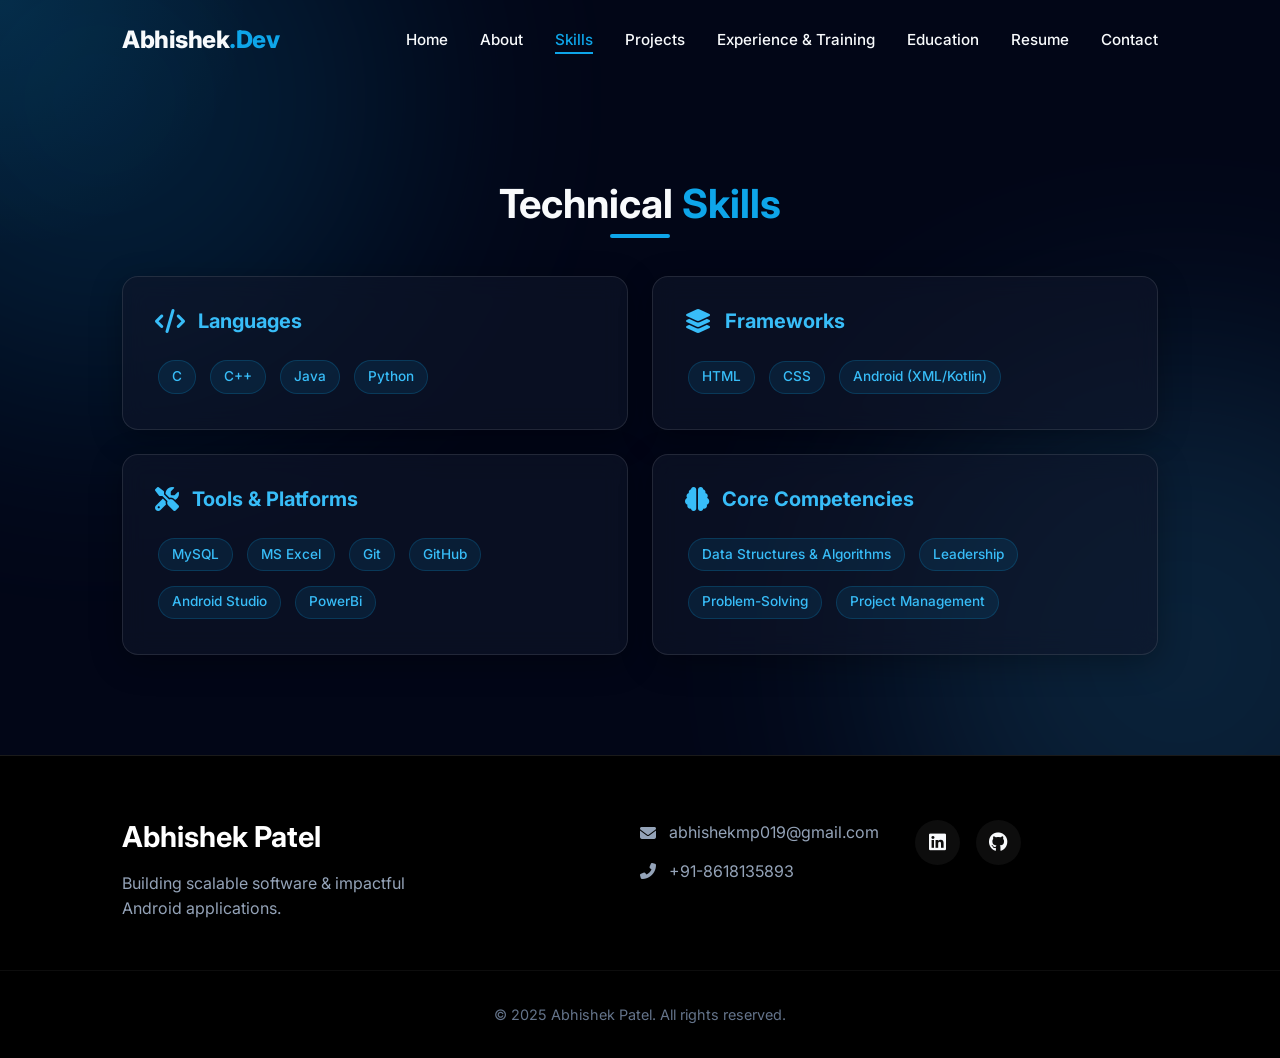
<file: skills.html>
<!DOCTYPE html>
<html lang="en">

<head>
    <meta charset="UTF-8">
    <meta name="viewport" content="width=device-width, initial-scale=1.0">
    <title>Skills | Abhishek Patel</title>
    <link rel="stylesheet" href="style.css">
    <!-- Google Fonts: Inter -->
    <link rel="preconnect" href="https://fonts.googleapis.com">
    <link rel="preconnect" href="https://fonts.gstatic.com" crossorigin>
    <link href="https://fonts.googleapis.com/css2?family=Inter:wght@300;400;500;600;700;800&display=swap"
        rel="stylesheet">
    <!-- Font Awesome for Icons -->
    <link rel="stylesheet" href="https://cdnjs.cloudflare.com/ajax/libs/font-awesome/6.4.0/css/all.min.css">
</head>

<body>
    <!-- Background Elements -->
    <div class="bg-glow top-left"></div>
    <div class="bg-glow bottom-right"></div>

    <!-- Navigation -->
    <header id="header">
        <nav class="container">
            <a href="index.html" class="logo">Abhishek<span>.Dev</span></a>
            <ul class="nav-links">
                <li><a href="home.html">Home</a></li>
                <li><a href="index.html">About</a></li>
                <li><a href="skills.html">Skills</a></li>
                <li><a href="projects.html">Projects</a></li>
                <li><a href="experience.html">Experience & Training</a></li>
                <li><a href="education.html">Education</a></li>
                <li><a href="resum.html">Resume</a></li>
                <li><a href="contact.html">Contact</a></li>
            </ul>
            <div class="mobile-menu-btn">
                <i class="fas fa-bars"></i>
            </div>
        </nav>
    </header>

    <!-- Main Content -->
    <main style="padding-top: var(--nav-height);">
        <!-- Skills Section -->
        <section id="skills" class="section">
            <div class="container">
                <h2 class="section-title">Technical <span>Skills</span></h2>
                <div class="skills-grid">
                    <!-- Languages -->
                    <div class="skill-category glass-card">
                        <h3><i class="fas fa-code"></i> Languages</h3>
                        <div class="skill-tags">
                            <span class="tag">C</span>
                            <span class="tag">C++</span>
                            <span class="tag">Java</span>
                            <span class="tag">Python</span>
                        </div>
                    </div>
                    <!-- Frameworks -->
                    <div class="skill-category glass-card">
                        <h3><i class="fas fa-layer-group"></i> Frameworks</h3>
                        <div class="skill-tags">
                            <span class="tag">HTML</span>
                            <span class="tag">CSS</span>
                            <span class="tag">Android (XML/Kotlin)</span>
                        </div>
                    </div>
                    <!-- Tools/Platforms -->
                    <div class="skill-category glass-card">
                        <h3><i class="fas fa-tools"></i> Tools & Platforms</h3>
                        <div class="skill-tags">
                            <span class="tag">MySQL</span>
                            <span class="tag">MS Excel</span>
                            <span class="tag">Git</span>
                            <span class="tag">GitHub</span>
                            <span class="tag">Android Studio</span>
                            <span class="tag">PowerBi</span>
                        </div>
                    </div>
                    <!-- Core Competencies -->
                    <div class="skill-category glass-card">
                        <h3><i class="fas fa-brain"></i> Core Competencies</h3>
                        <div class="skill-tags">
                            <span class="tag">Data Structures & Algorithms</span>
                            <span class="tag">Leadership</span>
                            <span class="tag">Problem-Solving</span>
                            <span class="tag">Project Management</span>
                        </div>
                    </div>
                </div>
            </div>
        </section>
    </main>

    <!-- Footer -->
    <footer>
        <div class="container footer-content">
            <div class="footer-brand">
                <h2>Abhishek Patel</h2>
                <p>Building scalable software & impactful Android applications.</p>
            </div>
            <div class="footer-contact">
                <p><i class="fas fa-envelope"></i> abhishekmp019@gmail.com</p>
                <p><i class="fas fa-phone-alt"></i> +91-8618135893</p>
            </div>
            <div class="footer-social">
                <a href="https://linkedin.com/in/ak019" target="_blank"><i class="fab fa-linkedin"></i></a>
                <a href="https://github.com/Abhishekpa21" target="_blank"><i class="fab fa-github"></i></a>
            </div>
        </div>
        <div class="footer-bottom">
            <p>&copy; 2025 Abhishek Patel. All rights reserved.</p>
        </div>
    </footer>

    <script src="script.js"></script>
</body>

</html>
</file>
<file: style.css>
/* =========================================
   Base & CSS Variables
   ========================================= */
:root {
    /* Color Palette */
    --bg-main: #020617;
    /* Very dark slate */
    --bg-card: rgba(15, 23, 42, 0.6);
    /* Translucent slate */
    --bg-card-hover: rgba(30, 41, 59, 0.8);

    --accent-primary: #0ea5e9;
    /* Sky blue */
    --accent-primary-glow: rgba(14, 165, 233, 0.4);
    --accent-secondary: #38bdf8;

    --text-main: #f8fafc;
    /* Very light slate */
    --text-muted: #94a3b8;
    /* Slate gray */

    /* Typography */
    --font-heading: 'Inter', sans-serif;
    --font-body: 'Inter', sans-serif;
    --font-mono: 'Courier New', Courier, monospace;

    /* Layout */
    --container-width: 1100px;
    --transition-fast: 0.2s ease;
    --transition-normal: 0.3s ease;
    --nav-height: 80px;

    /* Effects */
    --glass-border: 1px solid rgba(255, 255, 255, 0.1);
    --glass-shadow: 0 8px 32px 0 rgba(0, 0, 0, 0.3);
}

* {
    margin: 0;
    padding: 0;
    box-sizing: border-box;
}

html {
    scroll-behavior: smooth;
}

body {
    font-family: var(--font-body);
    background-color: var(--bg-main);
    color: var(--text-main);
    line-height: 1.6;
    overflow-x: hidden;
    position: relative;
}

/* Background Glowing Orbs */
.bg-glow {
    position: absolute;
    width: 600px;
    height: 600px;
    border-radius: 50%;
    filter: blur(120px);
    z-index: -1;
    opacity: 0.15;
    pointer-events: none;
}

.bg-glow.top-left {
    top: -200px;
    left: -200px;
    background: var(--accent-primary);
}

.bg-glow.bottom-right {
    bottom: 10%;
    right: -200px;
    background: var(--accent-secondary);
}

/* Custom Cursor Glow */
.cursor-glow {
    position: fixed;
    top: 0;
    left: 0;
    width: 500px;
    height: 500px;
    background: radial-gradient(circle, rgba(14, 165, 233, 0.12) 0%, rgba(0, 0, 0, 0) 70%);
    border-radius: 50%;
    transform: translate(-50%, -50%);
    pointer-events: none;
    z-index: 9999;
    mix-blend-mode: screen;
    transition: opacity 0.3s ease;
}

/* Container */
.container {
    max-width: var(--container-width);
    margin: 0 auto;
    padding: 0 2rem;
}

/* Typography elements */
h1,
h2,
h3,
h4,
h5,
h6 {
    font-family: var(--font-heading);
    font-weight: 700;
    line-height: 1.2;
}

a {
    color: var(--text-main);
    text-decoration: none;
    transition: color var(--transition-fast);
}

ul {
    list-style: none;
}

/* Glassmorphism Utilities */
.glass-card {
    background: var(--bg-card);
    backdrop-filter: blur(12px);
    -webkit-backdrop-filter: blur(12px);
    border: var(--glass-border);
    border-radius: 16px;
    box-shadow: var(--glass-shadow);
    transition: transform var(--transition-normal), background var(--transition-normal), border-color var(--transition-normal);
}

.glass-card:hover {
    transform: translateY(-5px);
    background: var(--bg-card-hover);
    border-color: rgba(255, 255, 255, 0.2);
}

/* Section Utilities */
.section {
    padding: 100px 0;
}

.section-title {
    font-size: 2.5rem;
    margin-bottom: 3rem;
    text-align: center;
    position: relative;
}

.section-title span {
    color: var(--accent-primary);
}

.section-title::after {
    content: '';
    position: absolute;
    bottom: -10px;
    left: 50%;
    transform: translateX(-50%);
    width: 60px;
    height: 4px;
    background: var(--accent-primary);
    border-radius: 2px;
}

/* Buttons */
.btn {
    display: inline-flex;
    align-items: center;
    gap: 0.5rem;
    padding: 0.8rem 1.75rem;
    border-radius: 8px;
    font-weight: 600;
    cursor: pointer;
    transition: all var(--transition-normal);
    border: none;
    outline: none;
    font-size: 1rem;
}

.btn-primary {
    background: var(--accent-primary);
    color: #fff;
    box-shadow: 0 0 15px var(--accent-primary-glow);
}

.btn-primary:hover {
    background: var(--accent-secondary);
    transform: translateY(-2px);
    box-shadow: 0 0 25px var(--accent-primary-glow);
}

/* Tags */
.tag {
    display: inline-block;
    padding: 0.3rem 0.8rem;
    background: rgba(14, 165, 233, 0.1);
    color: var(--accent-secondary);
    border: 1px solid rgba(14, 165, 233, 0.2);
    border-radius: 20px;
    font-size: 0.85rem;
    font-weight: 500;
    margin: 0.2rem;
    transition: all var(--transition-fast);
}

.tag:hover {
    background: rgba(14, 165, 233, 0.2);
    transform: translateY(-2px);
}

/* =========================================
   Navigation
   ========================================= */
header {
    position: fixed;
    top: 0;
    left: 0;
    width: 100%;
    height: var(--nav-height);
    z-index: 1000;
    transition: padding var(--transition-normal), background var(--transition-normal);
}

header.scrolled {
    background: rgba(2, 6, 23, 0.9);
    backdrop-filter: blur(10px);
    border-bottom: var(--glass-border);
}

header nav {
    display: flex;
    justify-content: space-between;
    align-items: center;
    height: 100%;
}

.logo {
    font-size: 1.5rem;
    font-weight: 800;
    letter-spacing: -0.5px;
}

.logo span {
    color: var(--accent-primary);
}

.nav-links {
    display: flex;
    gap: 2rem;
}

.nav-links a {
    font-size: 0.95rem;
    font-weight: 500;
    position: relative;
    padding-bottom: 5px;
}

.nav-links a::after {
    content: '';
    position: absolute;
    bottom: 0;
    left: 0;
    width: 0;
    height: 2px;
    background: var(--accent-primary);
    transition: width var(--transition-normal);
}

.nav-links a:hover::after,
.nav-links a.active::after {
    width: 100%;
}

.nav-links a:hover,
.nav-links a.active {
    color: var(--accent-primary);
}

.mobile-menu-btn {
    display: none;
    font-size: 1.5rem;
    cursor: pointer;
}

/* =========================================
   Hero Section
   ========================================= */
.hero-section {
    min-height: 100vh;
    display: flex;
    align-items: center;
    padding-top: var(--nav-height);
}

.hero-container {
    display: flex;
    align-items: center;
    justify-content: space-between;
    gap: 4rem;
}

.hero-content {
    flex: 1;
}

.greeting {
    font-size: 1.25rem;
    color: var(--accent-primary);
    margin-bottom: 0.5rem;
    font-weight: 500;
}

.profile-photo {
    width: 150px;
    height: 150px;
    border-radius: 50%;
    object-fit: cover;
    margin-bottom: 1.5rem;
    border: 3px solid var(--accent-primary);
    box-shadow: 0 0 20px var(--accent-primary-glow);
    transition: transform var(--transition-normal);
}

.profile-photo:hover {
    transform: scale(1.05);
}

.name {
    font-size: 4rem;
    margin-bottom: 0.5rem;
    background: linear-gradient(135deg, #fff 0%, #94a3b8 100%);
    -webkit-background-clip: text;
    background-clip: text;
    -webkit-text-fill-color: transparent;
}

.role {
    font-size: 2rem;
    color: var(--text-muted);
    font-weight: 600;
    margin-bottom: 1.5rem;
}

.summary {
    color: var(--text-muted);
    font-size: 1.1rem;
    max-width: 600px;
    margin-bottom: 2rem;
}

.hero-actions {
    display: flex;
    align-items: center;
    gap: 2rem;
}

.social-links {
    display: flex;
    gap: 1.2rem;
}

.social-links a {
    width: 40px;
    height: 40px;
    display: flex;
    align-items: center;
    justify-content: center;
    border-radius: 50%;
    background: rgba(255, 255, 255, 0.05);
    border: var(--glass-border);
    font-size: 1.2rem;
}

.social-links a:hover {
    background: var(--accent-primary);
    color: #fff;
    transform: translateY(-3px);
    border-color: var(--accent-primary);
}

.hero-visual {
    flex: 1;
    display: flex;
    justify-content: center;
    perspective: 1000px;
}

.code-window {
    width: 100%;
    max-width: 450px;
    background: #1e1e1e;
    border-radius: 10px;
    overflow: hidden;
    box-shadow: 0 20px 40px rgba(0, 0, 0, 0.5);
    border: 1px solid rgba(255, 255, 255, 0.1);
    transform: rotateY(-5deg) rotateX(5deg);
    transition: transform 0.5s ease;
}

.code-window:hover {
    transform: rotateY(0) rotateX(0);
}

.window-header {
    background: #2d2d2d;
    padding: 10px 15px;
    display: flex;
    gap: 8px;
    border-bottom: 1px solid #111;
}

.dot {
    width: 12px;
    height: 12px;
    border-radius: 50%;
}

.dot.red {
    background: #ff5f56;
}

.dot.yellow {
    background: #ffbd2e;
}

.dot.green {
    background: #27c93f;
}

.window-body {
    padding: 20px;
    font-family: var(--font-mono);
    font-size: 0.9rem;
    color: #d4d4d4;
    overflow-x: auto;
}

.keyword {
    color: #569cd6;
}

.variable {
    color: #4fc1ff;
}

.property {
    color: #9cdcfe;
}

.string {
    color: #ce9178;
}


/* =========================================
   Skills Section
   ========================================= */
.skills-grid {
    display: grid;
    grid-template-columns: repeat(2, 1fr);
    gap: 1.5rem;
}

.skill-category {
    padding: 2rem;
}

.skill-category h3 {
    display: flex;
    align-items: center;
    gap: 0.8rem;
    font-size: 1.25rem;
    margin-bottom: 1.5rem;
    color: var(--accent-secondary);
}

.skill-category h3 i {
    font-size: 1.5rem;
}

.skill-tags {
    display: flex;
    flex-wrap: wrap;
    gap: 0.5rem;
}

/* =========================================
   Projects Section
   ========================================= */
.projects-grid {
    display: grid;
    grid-template-columns: repeat(auto-fit, minmax(350px, 1fr));
    gap: 2rem;
}

.project-card {
    padding: 2.5rem;
    display: flex;
    flex-direction: column;
    height: 100%;
}

.project-header {
    margin-bottom: 1.5rem;
    position: relative;
}

.project-links {
    position: absolute;
    top: 0;
    right: 0;
    font-size: 0.85rem;
}

.status.live {
    color: #10b981;
    font-weight: 600;
    display: flex;
    align-items: center;
    gap: 0.4rem;
}

.status.live i {
    font-size: 0.5rem;
    animation: blink 1.5s infinite;
}

@keyframes blink {

    0%,
    100% {
        opacity: 1;
    }

    50% {
        opacity: 0.3;
    }
}

.github-link {
    display: flex;
    align-items: center;
    gap: 0.4rem;
    color: var(--accent-primary);
    font-weight: 600;
}

.github-link:hover {
    color: var(--accent-secondary);
    text-decoration: underline;
}

.project-header h3 {
    font-size: 1.5rem;
    color: #fff;
    margin-bottom: 0.3rem;
    padding-right: 100px;
    /* Space for links */
}

.project-header .subtitle {
    color: var(--text-muted);
    font-size: 1rem;
    margin-bottom: 0.5rem;
}

.project-header .date {
    display: inline-block;
    font-size: 0.8rem;
    padding: 0.2rem 0.6rem;
    background: rgba(255, 255, 255, 0.05);
    border-radius: 4px;
    color: var(--accent-secondary);
}

.project-details {
    color: var(--text-muted);
    margin-bottom: 2rem;
    flex-grow: 1;
}

.project-details li {
    margin-bottom: 0.8rem;
    position: relative;
    padding-left: 1.2rem;
    font-size: 0.95rem;
}

.project-details li::before {
    content: '▹';
    position: absolute;
    left: 0;
    color: var(--accent-primary);
}

.project-tech {
    display: flex;
    flex-wrap: wrap;
    gap: 1rem;
    font-family: var(--font-mono);
    font-size: 0.85rem;
    color: var(--accent-secondary);
}

/* =========================================
   Timeline (Experience/Training)
   ========================================= */
.timeline {
    position: relative;
    max-width: 800px;
    margin: 0 auto;
}

.timeline::after {
    content: '';
    position: absolute;
    width: 2px;
    background: rgba(255, 255, 255, 0.1);
    top: 0;
    bottom: 0;
    left: 20px;
    margin-left: -1px;
}

.timeline-item {
    padding: 10px 0 30px 50px;
    position: relative;
}

.timeline-dot {
    position: absolute;
    width: 16px;
    height: 16px;
    background: var(--accent-primary);
    border-radius: 50%;
    left: 12px;
    top: 20px;
    z-index: 1;
    box-shadow: 0 0 10px var(--accent-primary-glow);
}

.timeline-content {
    padding: 2rem;
}

.timeline-header {
    display: flex;
    justify-content: space-between;
    align-items: flex-start;
    margin-bottom: 0.5rem;
    flex-wrap: wrap;
    gap: 1rem;
}

.timeline-header h3 {
    font-size: 1.25rem;
    color: #fff;
    flex: 1;
}

.timeline-date {
    background: rgba(14, 165, 233, 0.1);
    color: var(--accent-secondary);
    padding: 0.3rem 0.8rem;
    border-radius: 20px;
    font-size: 0.85rem;
    font-weight: 500;
}

.timeline-content h4 {
    color: var(--accent-primary);
    font-size: 1rem;
    margin-bottom: 1rem;
    font-weight: 500;
}

.timeline-content p,
.timeline-content ul {
    color: var(--text-muted);
    font-size: 0.95rem;
}

.timeline-content ul li {
    margin-bottom: 0.5rem;
    margin-left: 1.5rem;
    list-style-type: disc;
}

.cert-link {
    margin-top: 1rem;
}

.cert-link a {
    color: var(--accent-secondary);
    font-size: 0.9rem;
    display: inline-flex;
    align-items: center;
    gap: 0.4rem;
}

.cert-link a:hover {
    text-decoration: underline;
}

/* =========================================
   Education & Achievements
   ========================================= */
.education-grid {
    display: grid;
    grid-template-columns: repeat(1, 1fr);
    gap: 2rem;
    margin-bottom: 3rem;
}

.edu-card {
    display: flex;
    gap: 1.5rem;
    padding: 2rem;
}

.edu-icon {
    width: 60px;
    height: 60px;
    background: rgba(14, 165, 233, 0.1);
    border-radius: 50%;
    display: flex;
    align-items: center;
    justify-content: center;
    font-size: 1.8rem;
    color: var(--accent-primary);
    flex-shrink: 0;
}

.edu-details h3 {
    font-size: 1.3rem;
    margin-bottom: 0.4rem;
}

.edu-details h4 {
    color: #fff;
    font-weight: 500;
    margin-bottom: 1rem;
}

.edu-details .location {
    color: var(--text-muted);
    font-weight: 400;
}

.edu-meta {
    display: flex;
    gap: 1.5rem;
    font-size: 0.9rem;
    color: var(--accent-secondary);
    font-family: var(--font-mono);
}

/* Achievement Banner */
.achievement-banner {
    display: flex;
    align-items: center;
    gap: 2rem;
    padding: 2rem 3rem;
    background: linear-gradient(to right, rgba(15, 23, 42, 0.8), rgba(2, 6, 23, 0.9));
    border-left: 4px solid var(--accent-primary);
}

.achievement-banner .icon {
    font-size: 3rem;
    color: #f59e0b;
    /* Gold/warning color */
}

.achievement-banner h3 {
    font-size: 1.5rem;
    margin-bottom: 0.5rem;
}

.achievement-banner p {
    color: var(--text-muted);
    font-size: 1.05rem;
}

.achievement-banner strong {
    color: #fff;
}

/* =========================================
   Footer
   ========================================= */
footer {
    background: #000;
    padding: 4rem 0 2rem;
    border-top: var(--glass-border);
}

.footer-content {
    display: grid;
    grid-template-columns: 2fr 1fr 1fr;
    gap: 2rem;
    margin-bottom: 3rem;
}

.footer-brand h2 {
    font-size: 1.8rem;
    margin-bottom: 1rem;
    color: #fff;
}

.footer-brand p {
    color: var(--text-muted);
    max-width: 300px;
}

.footer-contact p {
    color: var(--text-muted);
    margin-bottom: 0.8rem;
    display: flex;
    align-items: center;
    gap: 0.8rem;
}

.footer-social {
    display: flex;
    gap: 1rem;
}

.footer-social a {
    width: 45px;
    height: 45px;
    background: rgba(255, 255, 255, 0.05);
    border-radius: 50%;
    display: flex;
    align-items: center;
    justify-content: center;
    font-size: 1.2rem;
}

.footer-social a:hover {
    background: var(--accent-primary);
    color: #fff;
    transform: translateY(-3px);
}

.footer-bottom {
    text-align: center;
    padding-top: 2rem;
    border-top: 1px solid rgba(255, 255, 255, 0.05);
    color: #64748b;
    font-size: 0.9rem;
}

/* =========================================
   Modal Window
   ========================================= */
.modal {
    display: none;
    position: fixed;
    z-index: 2000;
    padding-top: 100px;
    left: 0;
    top: 0;
    width: 100%;
    height: 100%;
    overflow: auto;
    background-color: rgba(0, 0, 0, 0.9);
    backdrop-filter: blur(5px);
}

.modal-content {
    margin: auto;
    display: block;
    max-width: 90%;
    max-height: 80vh;
    border-radius: 8px;
    box-shadow: 0 0 30px rgba(0, 0, 0, 0.5);
    animation: zoomIn 0.3s ease;
}

@keyframes zoomIn {
    from {
        transform: scale(0)
    }

    to {
        transform: scale(1)
    }
}

.close-modal {
    position: absolute;
    top: 15px;
    right: 35px;
    color: #f1f1f1;
    font-size: 40px;
    font-weight: bold;
    transition: 0.3s;
    cursor: pointer;
}

.close-modal:hover,
.close-modal:focus {
    color: var(--accent-primary);
    text-decoration: none;
    cursor: pointer;
}

/* =========================================
   Animations & Responsive
   ========================================= */
.fade-in {
    opacity: 0;
    transform: translateY(30px);
    transition: opacity 0.8s ease-out, transform 0.8s ease-out;
}

.fade-in.appear {
    opacity: 1;
    transform: translateY(0);
}

@media (max-width: 992px) {
    .hero-container {
        flex-direction: column-reverse;
        text-align: center;
        padding-top: 2rem;
    }

    .hero-actions {
        justify-content: center;
    }

    .summary {
        margin: 0 auto 2rem;
    }

    .footer-content {
        grid-template-columns: 1fr;
        text-align: center;
    }

    .footer-brand p,
    .footer-contact p {
        margin-left: auto;
        margin-right: auto;
        justify-content: center;
    }

    .footer-social {
        justify-content: center;
    }
}

@media (max-width: 768px) {
    .name {
        font-size: 3rem;
    }

    .role {
        font-size: 1.5rem;
    }

    .nav-links {
        position: fixed;
        top: var(--nav-height);
        right: -100%;
        width: 100%;
        height: calc(100vh - var(--nav-height));
        background: rgba(2, 6, 23, 0.98);
        flex-direction: column;
        align-items: center;
        justify-content: center;
        transition: right 0.3s ease;
    }

    .nav-links.active {
        right: 0;
    }

    .mobile-menu-btn {
        display: block;
    }

    .timeline::after {
        left: 0;
    }

    .timeline-item {
        padding-left: 30px;
    }

    .timeline-dot {
        left: -8px;
    }

    .achievement-banner {
        flex-direction: column;
        text-align: center;
        padding: 2rem 1.5rem;
    }

    .education-grid,
    .skills-grid {
        grid-template-columns: 1fr;
    }
}
</file>
